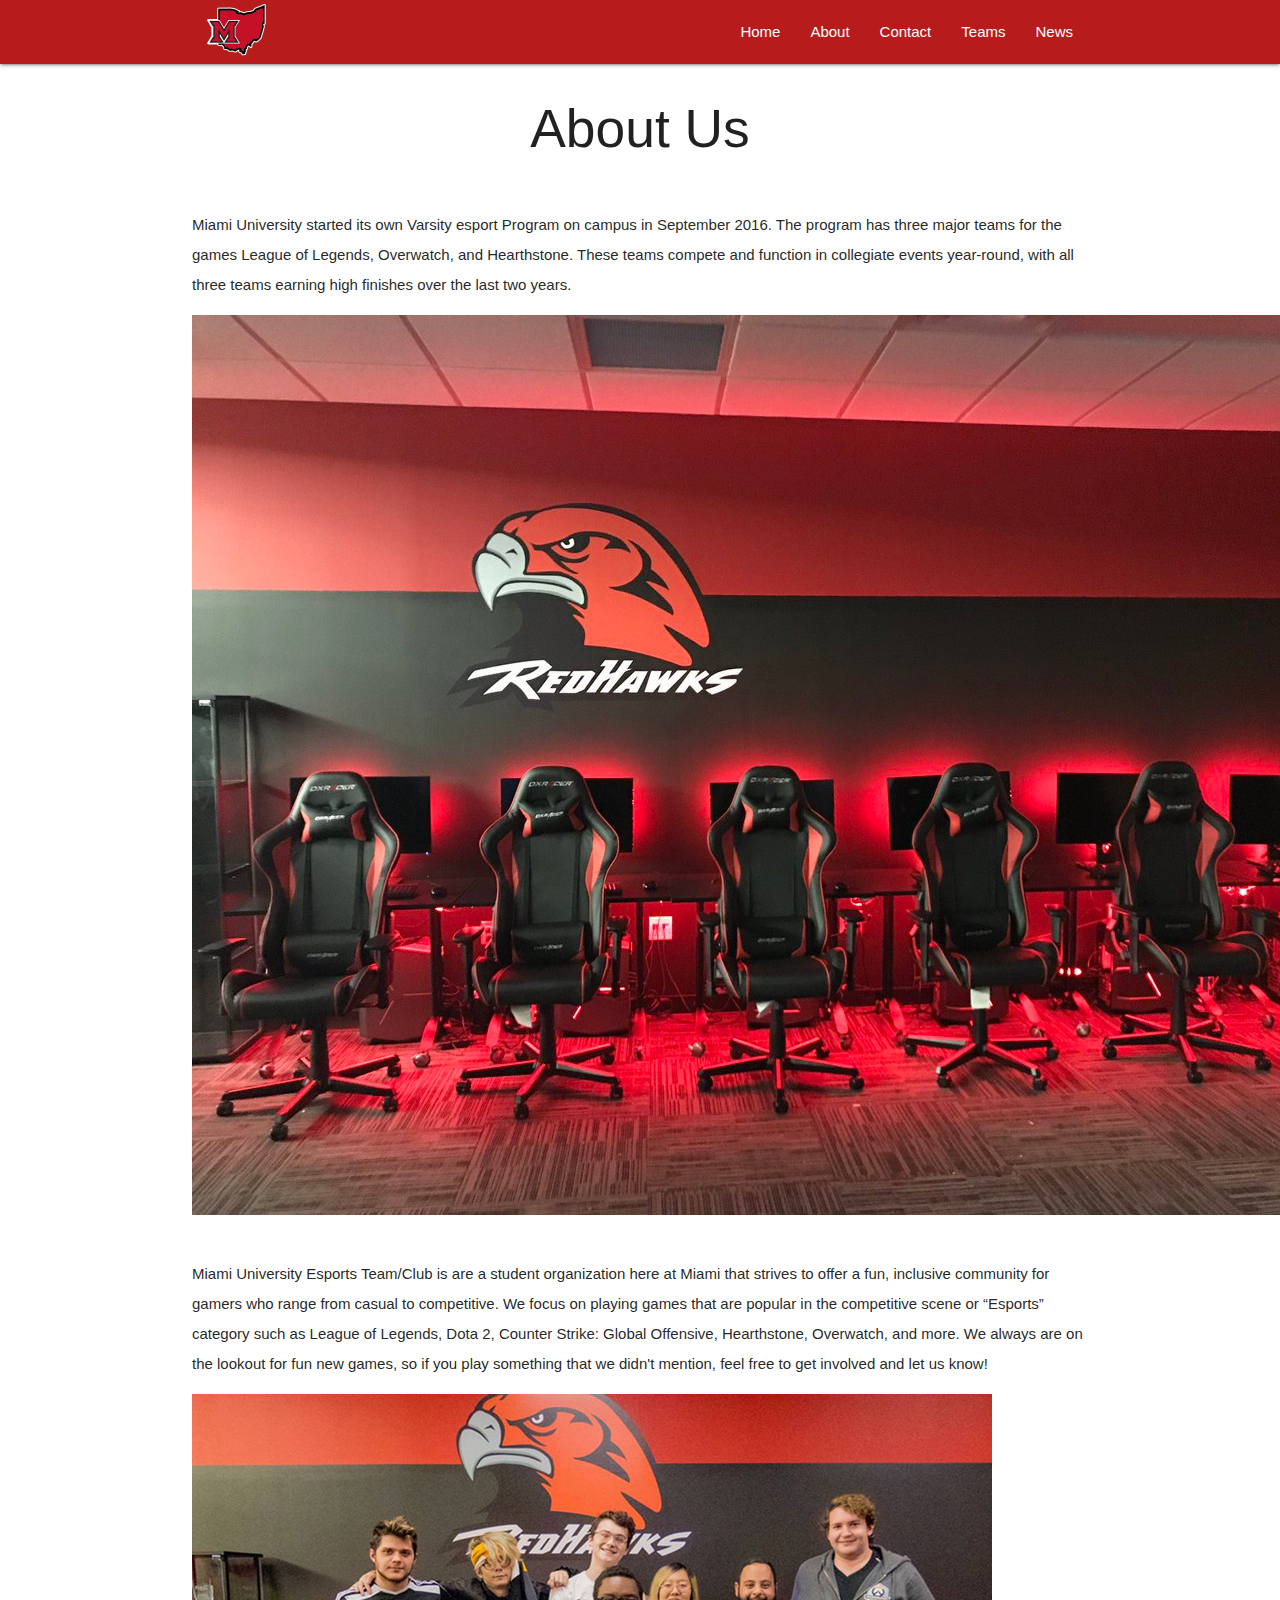
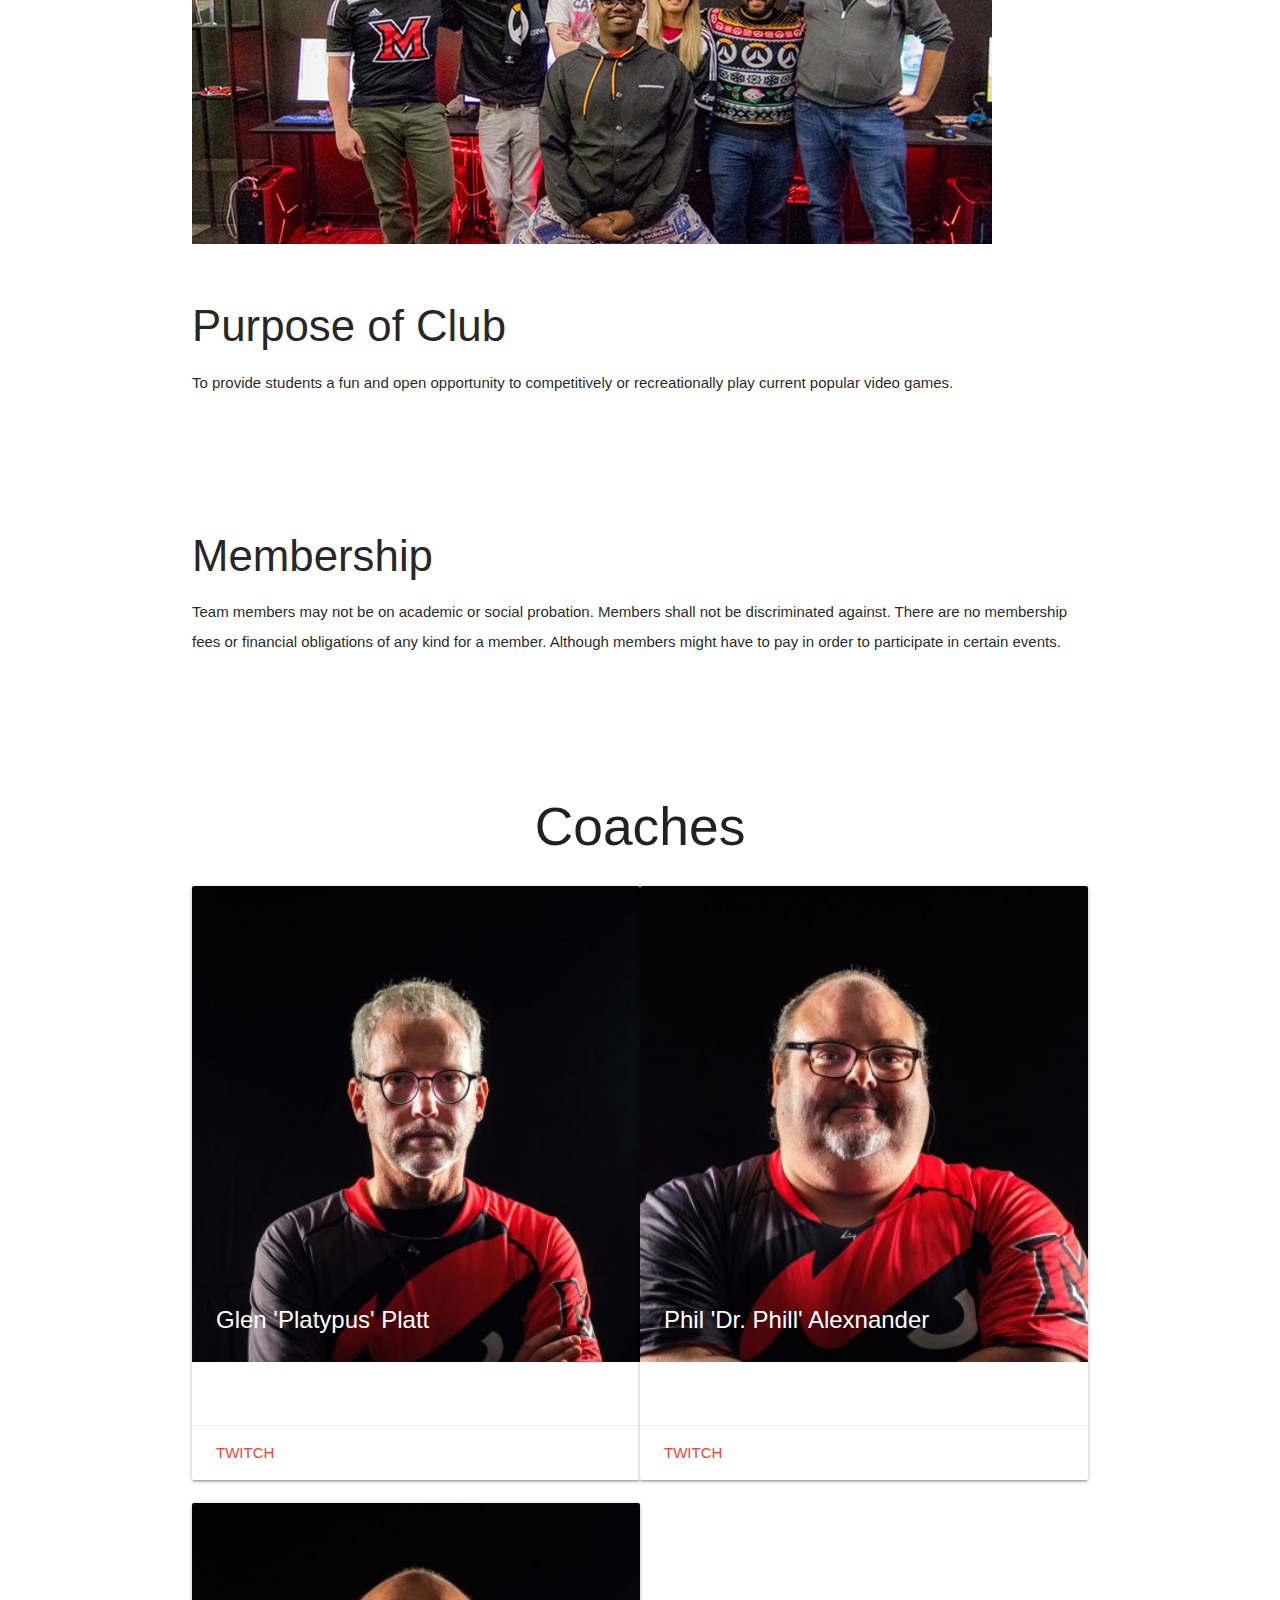
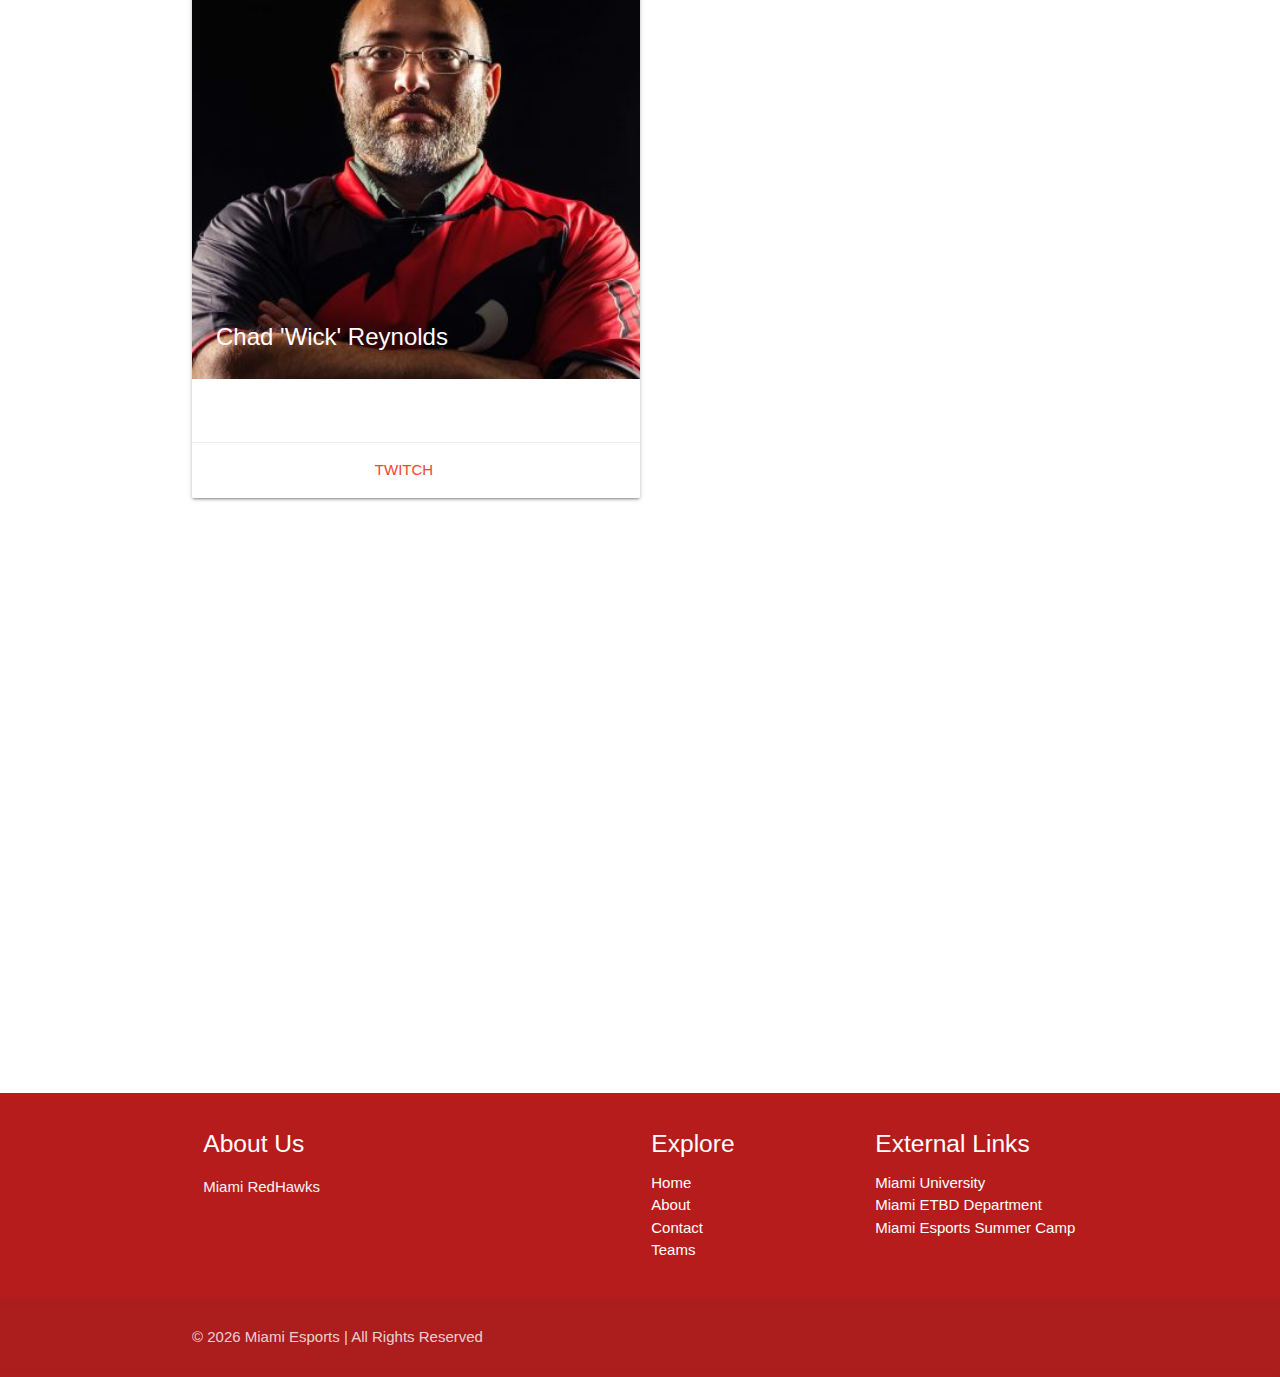
<file: about.html>
<!DOCTYPE html>
<html lang="en">
<head>
  <meta http-equiv="Content-Type" content="text/html; charset=UTF-8"/>
  <meta name="viewport" content="width=device-width, initial-scale=1"/>
  <title>Miami University Esports</title>

  <!-- CSS  -->
  <link href="https://fonts.googleapis.com/icon?family=Material+Icons" rel="stylesheet">
  <link href="css/materialize.css" type="text/css" rel="stylesheet" media="screen,projection"/>
  <link href="css/style.css" type="text/css" rel="stylesheet" media="screen,projection"/>
</head>
<body>
  <nav class="red darken-4" role="navigation">
    <div class="nav-wrapper container">
      <a id="logo-container" href="index.html" class="brand-logo white-text "><img src="blockMstate.png" alt="MLogo" width="92" height="60"></a>
      <ul class="right hide-on-med-and-down">
        <li><a href="index.html" class="white-text">Home</a></li>
        <li><a href="about.html" class="white-text">About</a></li>
        <li><a href="contact.html" class="white-text">Contact</a></li>
        <li><a href="teams.html" class="white-text">Teams</a></li>
        <li><a href="news.html" class="white-text">News</a></li>
      </ul>

      <ul id="nav-mobile" class="sidenav">
        <li><a href="#">Navbar Link</a></li>
        <li><a href="#">Workouts</a></li>
      </ul>
      <a href="#" data-target="nav-mobile" class="sidenav-trigger"><i class="material-icons">menu</i></a>
    </div>
  </nav>

  <div class="container">
    <h2 class="center">About Us</h2>
    <div class="index-banner color2">
      <div class="section">

      <p>Miami University started its own Varsity esport Program on campus in September 2016. The program has three major teams for the games League of Legends, Overwatch, and Hearthstone. These teams compete and function in collegiate events year-round, with all three teams earning high finishes over the last two years.
      </p>
      <img src="EsportsMiami.jpg" alt="Esports background1" class="center">
      <br></br>
      <p>Miami University Esports Team/Club is are a student organization here at Miami that strives to offer a fun, inclusive community for gamers who range from casual to competitive.  We focus on playing games that are popular in the competitive scene or “Esports” category such as League of Legends, Dota 2, Counter Strike: Global Offensive, Hearthstone, Overwatch, and more. We always are on the lookout for fun new games, so if you play something that we didn't mention, feel free to get involved and let us know!
      </p>
      <img src="photos/esports.jpg" alt="Esports background2" class="center">
      <br></br>

      <!-- Thirda Paragraph -->
      <h3>Purpose of Club</h3>
      <p>To provide students a fun and open opportunity to competitively or recreationally play current popular video games.</p>



      <br></br>
      <br></br>

      <!-- Fourth Paragraph -->
      <h3>Membership</h3>
      <p>Team members may not be on academic or social probation. Members shall not be discriminated against.  There are no membership fees or financial obligations of any kind for a member.  Although members might have to pay in order to participate in certain events.
      </p>

      <br></br>
      <br></br>

      <!-- Fifth Paragraph -->
      <h2 class="center">Coaches</h2>

      <div class="col m7">
        <div class="card">
          <div class="card-image">
            <img src="photos/Glenn 'Platypus' Platt.jpg">
            <span class="card-title center">Glen 'Platypus' Platt</span>
            <p></p>
          </div>
          <div class="card-content">
            
          </div>
          <div class="card-action">
            <a href="https://twitch.tv/benwwwiv" class="red-text">Twitch</a>
          </div>
        </div>

        <div class="col s12 m7">
          <div class="card">
            <div class="card-image">
              <img src="photos/Phil 'Dr. Phill' Alexander.jpg">
              <span class="card-title center">Phil 'Dr. Phill' Alexnander</span>
              <p></p>
            </div>
            <div class="card-content">
              
            </div>
            <div class="card-action">
              <a href="https://twitch.tv/benwwwiv" class="red-text">Twitch</a>
            </div>
          </div>
          <div class="col s12 m7">
            <div class="card center">
              <div class="card-image">
                <img src="photos/Chad 'Wick' Reynolds.jpg">
                <span class="card-title center">Chad 'Wick' Reynolds</span>
                <p></p>
              </div>
              <div class="card-content">
                
              </div>
              <div class="card-action">
                <a href="https://twitch.tv/benwwwiv" class="red-text">Twitch</a>
              </div>
            </div>
<br></br>
<br></br>
<br></br>
<br></br>
<br></br>
<br></br>
<br></br>
<br></br><br></br>
<br></br>
<br></br>
<br></br><br></br>
<br></br>
<br></br>
<br></br><br></br>
<br></br>
<br></br>
<br></br><br></br>
<br></br>
<br></br>
<br></br><br></br>
<br></br>
<br></br>
<br></br><br></br>
<br></br>
<br></br>
<br></br><br></br>
<br></br>
<br></br>
<br></br><br></br>
<br></br>
<br></br>
<br></br>
      


  </div>
  </div>
      </div>
      </div>
    </div>
  </div>

  <footer class="page-footer red darken-4">
    <div class="container">
      <div class="row">
        <div class="col l6 s12">
          <h5 class="white-text">About Us</h5>
          <p class="grey-text text-lighten-4">Miami RedHawks</p>


        </div>
        <div class="col l3 s12">
          <h5 class="white-text">Explore</h5>
          <ul>
            <li><a class="white-text" href="index.html">Home</a></li>
            <li><a class="white-text" href="about.html">About</a></li>
            <li><a class="white-text" href="contact.html">Contact</a></li>
            <li><a class="white-text" href="teams.html">Teams</a></li>
	    <!--<li><a class="white-text" href="news.html">News</a></li>-->
          </ul>
        </div>
        <div class="col l3 s12">
          <h5 class="white-text">External Links</h5>
          <ul>
            <li><a class="white-text" target="_blank" href="https://miamioh.edu/">Miami University</a></li>
            <li><a class="white-text" target="_blank" href="https://miamioh.edu/cca/academics/departments/etbd/index.html">Miami ETBD Department</a></li>
            <li><a class="white-text" target="_blank" href="https://www.miamioh.edu/cca/academics/departments/etbd/games-simulation/esports-camp/index.html">Miami Esports Summer Camp</a></li>
          </ul>
        </div>
      </div>
    </div>
    <div class="footer-copyright">
      <div class="container">
      <p>&copy
      <script type="text/javascript">
	document.write(new Date().getFullYear())
	</script> Miami Esports | All Rights Reserved</p>
      </div>
    </div>
  </footer>


  <!--  Scripts-->
  <script src="https://code.jquery.com/jquery-2.1.1.min.js"></script>
  <script src="js/materialize.js"></script>
  <script src="js/init.js"></script>


  </body>
</html>
</file>
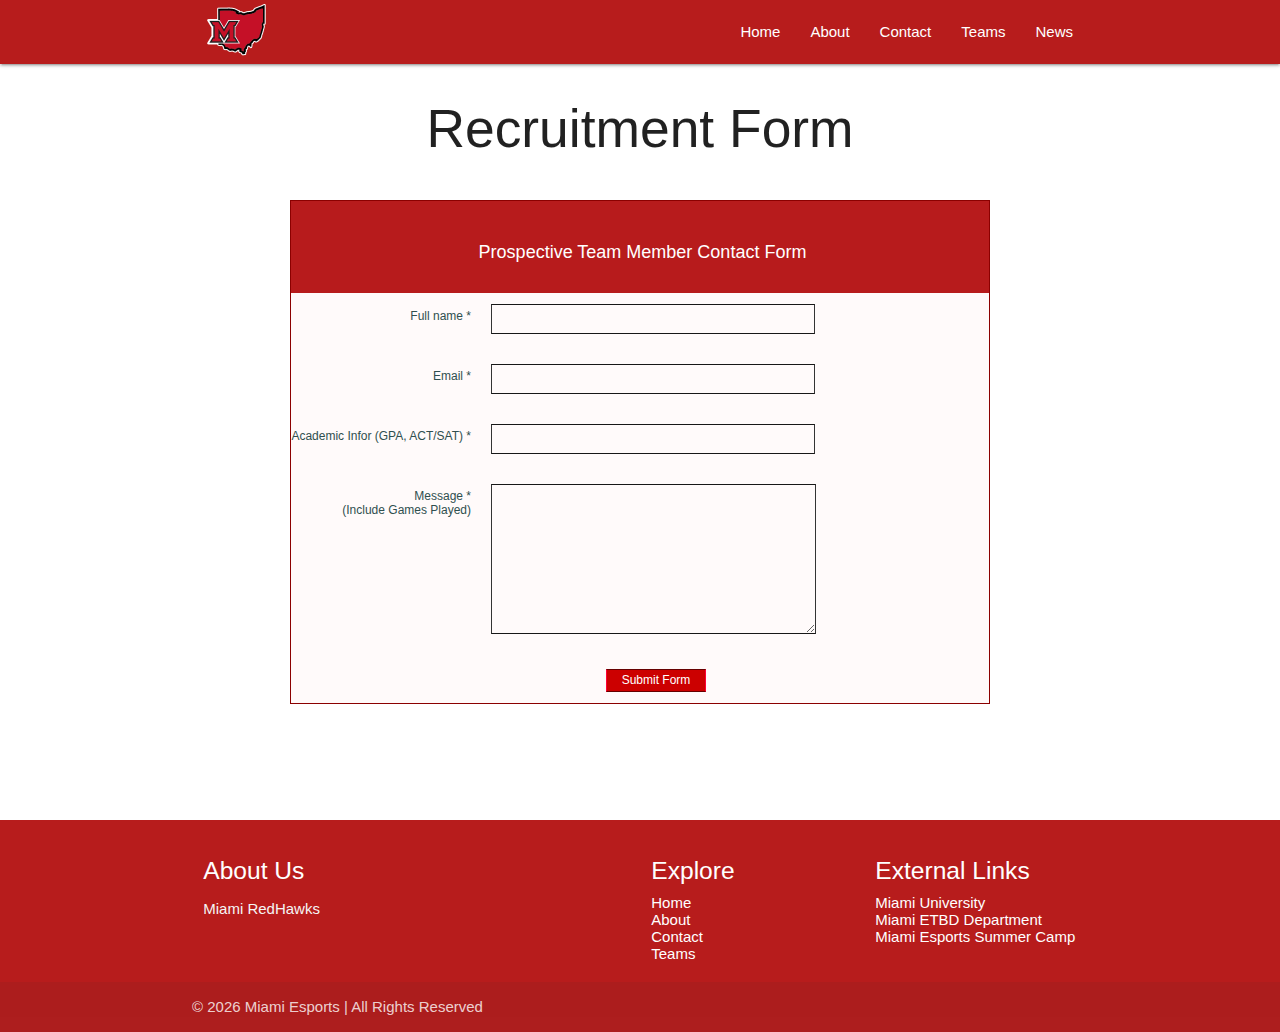
<file: contact.html>
<!DOCTYPE html>
<html lang="en">
<head>
  <meta http-equiv="Content-Type" content="text/html; charset=UTF-8"/>
  <meta name="viewport" content="width=device-width, initial-scale=1"/>
  <title>Miami University Esports</title>

  <!-- CSS  -->
  <link href="https://fonts.googleapis.com/icon?family=Material+Icons" rel="stylesheet">
  <link href="css/materialize.css" type="text/css" rel="stylesheet" media="screen,projection"/>
  <link href="css/style.css" type="text/css" rel="stylesheet" media="screen,projection"/>
  <link href="css/form css.css" type="text/css" rel="stylesheet"/>
</head>
<body>
  <nav class="red darken-4" role="navigation">
    <div class="nav-wrapper container">
      <a id="logo-container" href="index.html" class="brand-logo white-text "><img src="blockMstate.png" alt="MLogo" width="92" height="60"></a>
      <ul class="right hide-on-med-and-down">
        <li><a href="index.html" class="white-text">Home</a></li>
        <li><a href="about.html" class="white-text">About</a></li>
        <li><a href="contact.html" class="white-text">Contact</a></li>
        <li><a href="teams.html" class="white-text">Teams</a></li>
        <li><a href="news.html" class="white-text">News</a></li>
      </ul>

      <ul id="nav-mobile" class="sidenav">
        <li><a href="#">Navbar Link</a></li>
        <li><a href="#">Workouts</a></li>
      </ul>
      <a href="#" data-target="nav-mobile" class="sidenav-trigger"><i class="material-icons">menu</i></a>
    </div>
  </nav>

  <h2 class="center">Recruitment Form</h2>

    <form method="post" action="contact.php">
      <div class="box">
            <h1 style="text-align:center">Prospective Team Member Contact Form</h1>
            <label>
               <span>Full name *</span>
               <input type="text" class="input_text" name="name" id="name" style="font-size:10pt;height:8px;width:302px;" required/>
            </label>
             <label>
               <span>Email *</span>
               <input type="text" class="input_text" name="email" id="email" style="font-size:10pt;height:8px;width:302px;" required/>
            </label>
             <label>
                <span> Academic Infor (GPA, ACT/SAT) *</span>
                <input type="text" class="input_text" name="subject" id="subject" style="font-size:10pt;height:8px;width:302px;" required/>
            </label>
            <label>
		<span>Message *<br>(Include Games Played)</span>
		<textarea class="message" name="feedback" id="feedback" required></textarea>
            </label>
	    <label>
	    	<input type="submit" class="button" value="Submit Form" style="color: white;"/><br>
	    </label>
        </div>
    </form>
    <br><br>
    <br><br>
    <br><br>
    <br></br>

  <footer class="page-footer red darken-4">
    <div class="container">
      <div class="row">
        <div class="col l6 s12">
          <h5 class="white-text">About Us</h5>
          <p class="grey-text text-lighten-4">Miami RedHawks</p>


        </div>
        <div class="col l3 s12">
          <h5 class="white-text">Explore</h5>
          <ul>
            <li><a class="white-text" href="index.html">Home</a></li>
            <li><a class="white-text" href="about.html">About</a></li>
            <li><a class="white-text" href="contact.html">Contact</a></li>
            <li><a class="white-text" href="teams.html">Teams</a></li>
	    <!--<li><a class="white-text" href="news.html">News</a></li>-->
          </ul>
        </div>
        <div class="col l3 s12">
          <h5 class="white-text">External Links</h5>
          <ul>
            <li><a class="white-text" target="_blank" href="https://miamioh.edu/">Miami University</a></li>
            <li><a class="white-text" target="_blank" href="https://miamioh.edu/cca/academics/departments/etbd/index.html">Miami ETBD Department</a></li>
            <li><a class="white-text" target="_blank" href="https://www.miamioh.edu/cca/academics/departments/etbd/games-simulation/esports-camp/index.html">Miami Esports Summer Camp</a></li>
          </ul>
        </div>
      </div>
    </div>
    <div class="footer-copyright">
      <div class="container">
      <p>&copy
      <script type="text/javascript">
	document.write(new Date().getFullYear())
	</script> Miami Esports | All Rights Reserved</p>
      </div>
    </div>
  </footer>


  <!--  Scripts-->
  <script src="https://code.jquery.com/jquery-2.1.1.min.js"></script>
  <script src="js/materialize.js"></script>
  <script src="js/init.js"></script>


  </body>
</html>
</file>
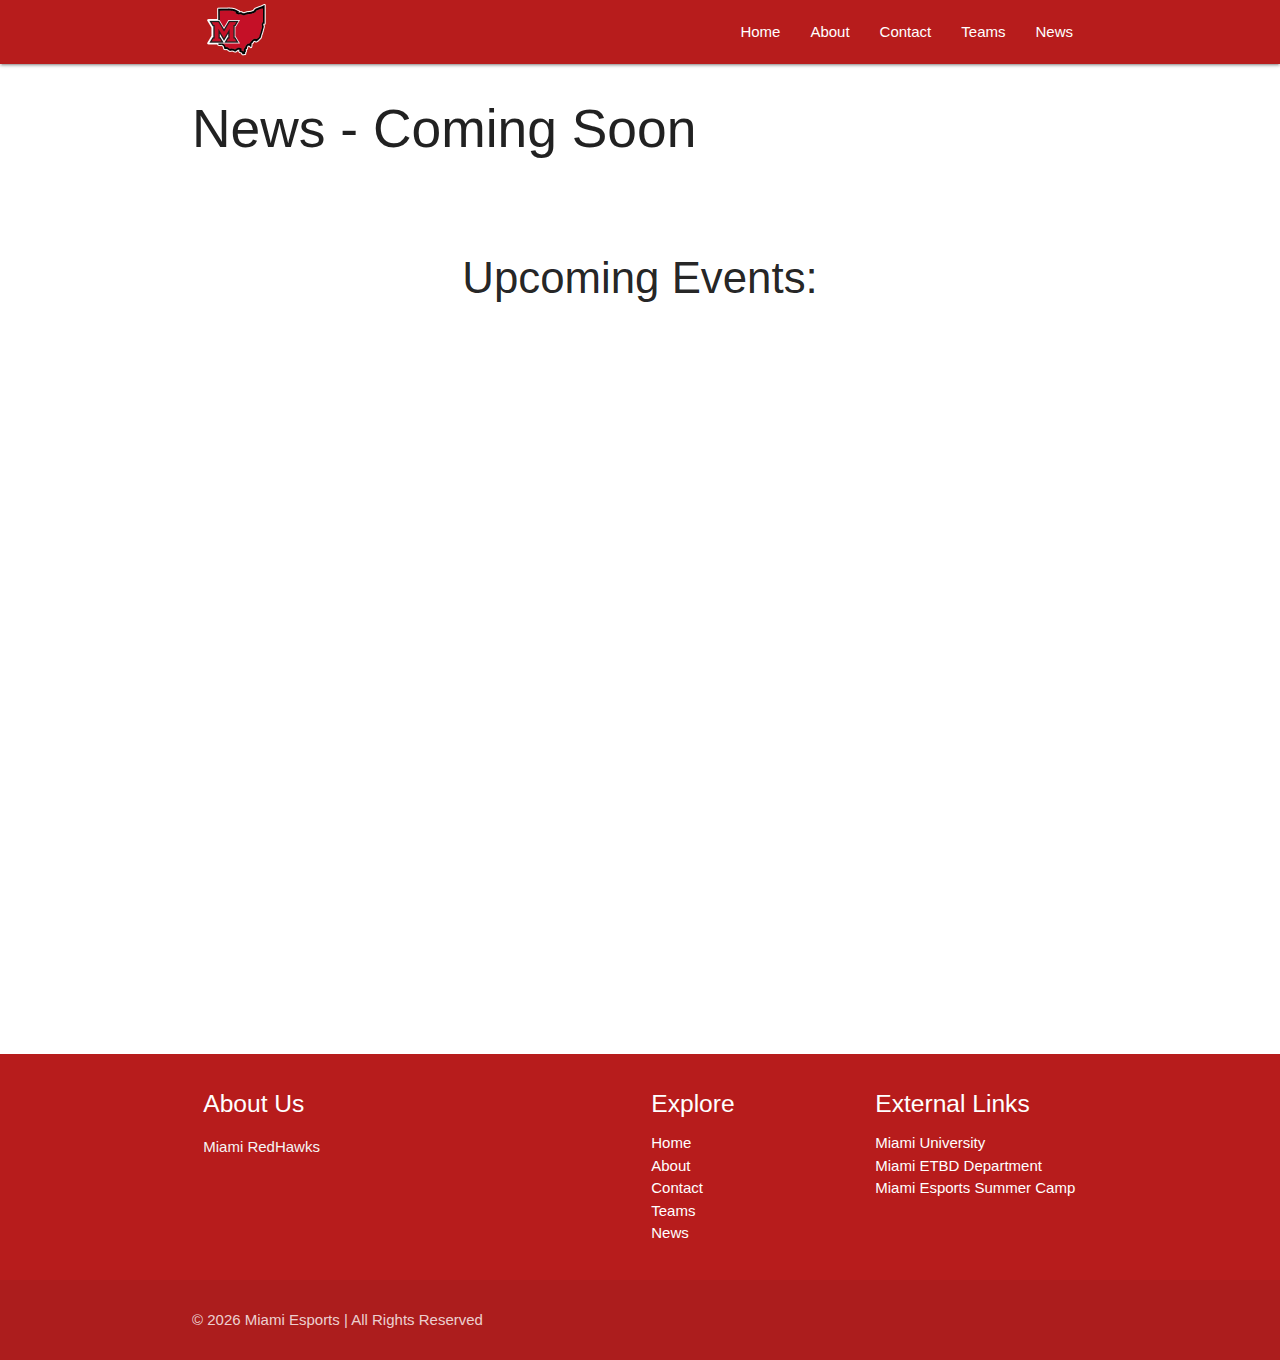
<file: news.html>
<!DOCTYPE html>
<html lang="en">
<head>
  <meta http-equiv="Content-Type" content="text/html; charset=UTF-8"/>
  <meta name="viewport" content="width=device-width, initial-scale=1"/>
  <title>Miami University Esports</title>

  <!-- CSS  -->
  <link href="https://fonts.googleapis.com/icon?family=Material+Icons" rel="stylesheet">
  <link href="css/materialize.css" type="text/css" rel="stylesheet" media="screen,projection"/>
  <link href="css/style.css" type="text/css" rel="stylesheet" media="screen,projection"/>
</head>
<body>
  <nav class="red darken-4" role="navigation">
    <div class="nav-wrapper container">
      <a id="logo-container" href="index.html" class="brand-logo white-text "><img src="blockMstate.png" alt="MLogo" width="92" height="60"></a>
      <ul class="right hide-on-med-and-down">
        <li><a href="index.html" class="white-text">Home</a></li>
        <li><a href="about.html" class="white-text">About</a></li>
        <li><a href="contact.html" class="white-text">Contact</a></li>
        <li><a href="teams.html" class="white-text">Teams</a></li>
        <li><a href="news.html" class="white-text">News</a></li>
      </ul>

      <ul id="nav-mobile" class="sidenav">
        <li><a href="#">Navbar Link</a></li>
        <li><a href="#">Workouts</a></li>
      </ul>
      <a href="#" data-target="nav-mobile" class="sidenav-trigger"><i class="material-icons">menu</i></a>
    </div>
  </nav>

  <div class="container">
    <h2>News - Coming Soon</h2>

      <br></br>

        <!-- Begin Calendar Frame -->
        <div class="col s6">
          <div class="center">
            <h3>Upcoming Events:</h3>
            <iframe
              src="https://calendar.google.com/calendar/embed?src=miamioh.edu_12lvfe7k7sn5a27mo70tjqe1bo%40group.calendar.google.com&ctz=America%2FNew_York"
        style="border: 0"
        width="700"
        height="525"
        frameborder="0"
        scrolling="no">
            </iframe>
          </div>
        </div>
        <!-- End Calendar Frame -->

    <br/><br/><br/><br/><br/><br/><br/><br/><br/>
  </div>

  <footer class="page-footer red darken-4">
    <div class="container">
      <div class="row">
        <div class="col l6 s12">
          <h5 class="white-text">About Us</h5>
          <p class="grey-text text-lighten-4">Miami RedHawks</p>


        </div>
        <div class="col l3 s12">
          <h5 class="white-text">Explore</h5>
          <ul>
            <li><a class="white-text" href="index.html">Home</a></li>
            <li><a class="white-text" href="about.html">About</a></li>
            <li><a class="white-text" href="contact.html">Contact</a></li>
            <li><a class="white-text" href="teams.html">Teams</a></li>
	    <li><a class="white-text" href="news.html">News</a></li>
          </ul>
        </div>
        <div class="col l3 s12">
          <h5 class="white-text">External Links</h5>
          <ul>
            <li><a class="white-text" target="_blank" href="https://miamioh.edu/">Miami University</a></li>
            <li><a class="white-text" target="_blank" href="https://miamioh.edu/cca/academics/departments/etbd/index.html">Miami ETBD Department</a></li>
            <li><a class="white-text" target="_blank" href="https://www.miamioh.edu/cca/academics/departments/etbd/games-simulation/esports-camp/index.html">Miami Esports Summer Camp</a></li>
          </ul>
        </div>
      </div>
    </div>
    <div class="footer-copyright">
      <div class="container">
      <p>&copy
      <script type="text/javascript">
	document.write(new Date().getFullYear())
	</script> Miami Esports | All Rights Reserved</p>
      </div>
    </div>
  </footer>


  <!--  Scripts-->
  <script src="https://code.jquery.com/jquery-2.1.1.min.js"></script>
  <script src="js/materialize.js"></script>
  <script src="js/init.js"></script>


  </body>
</html>
</file>
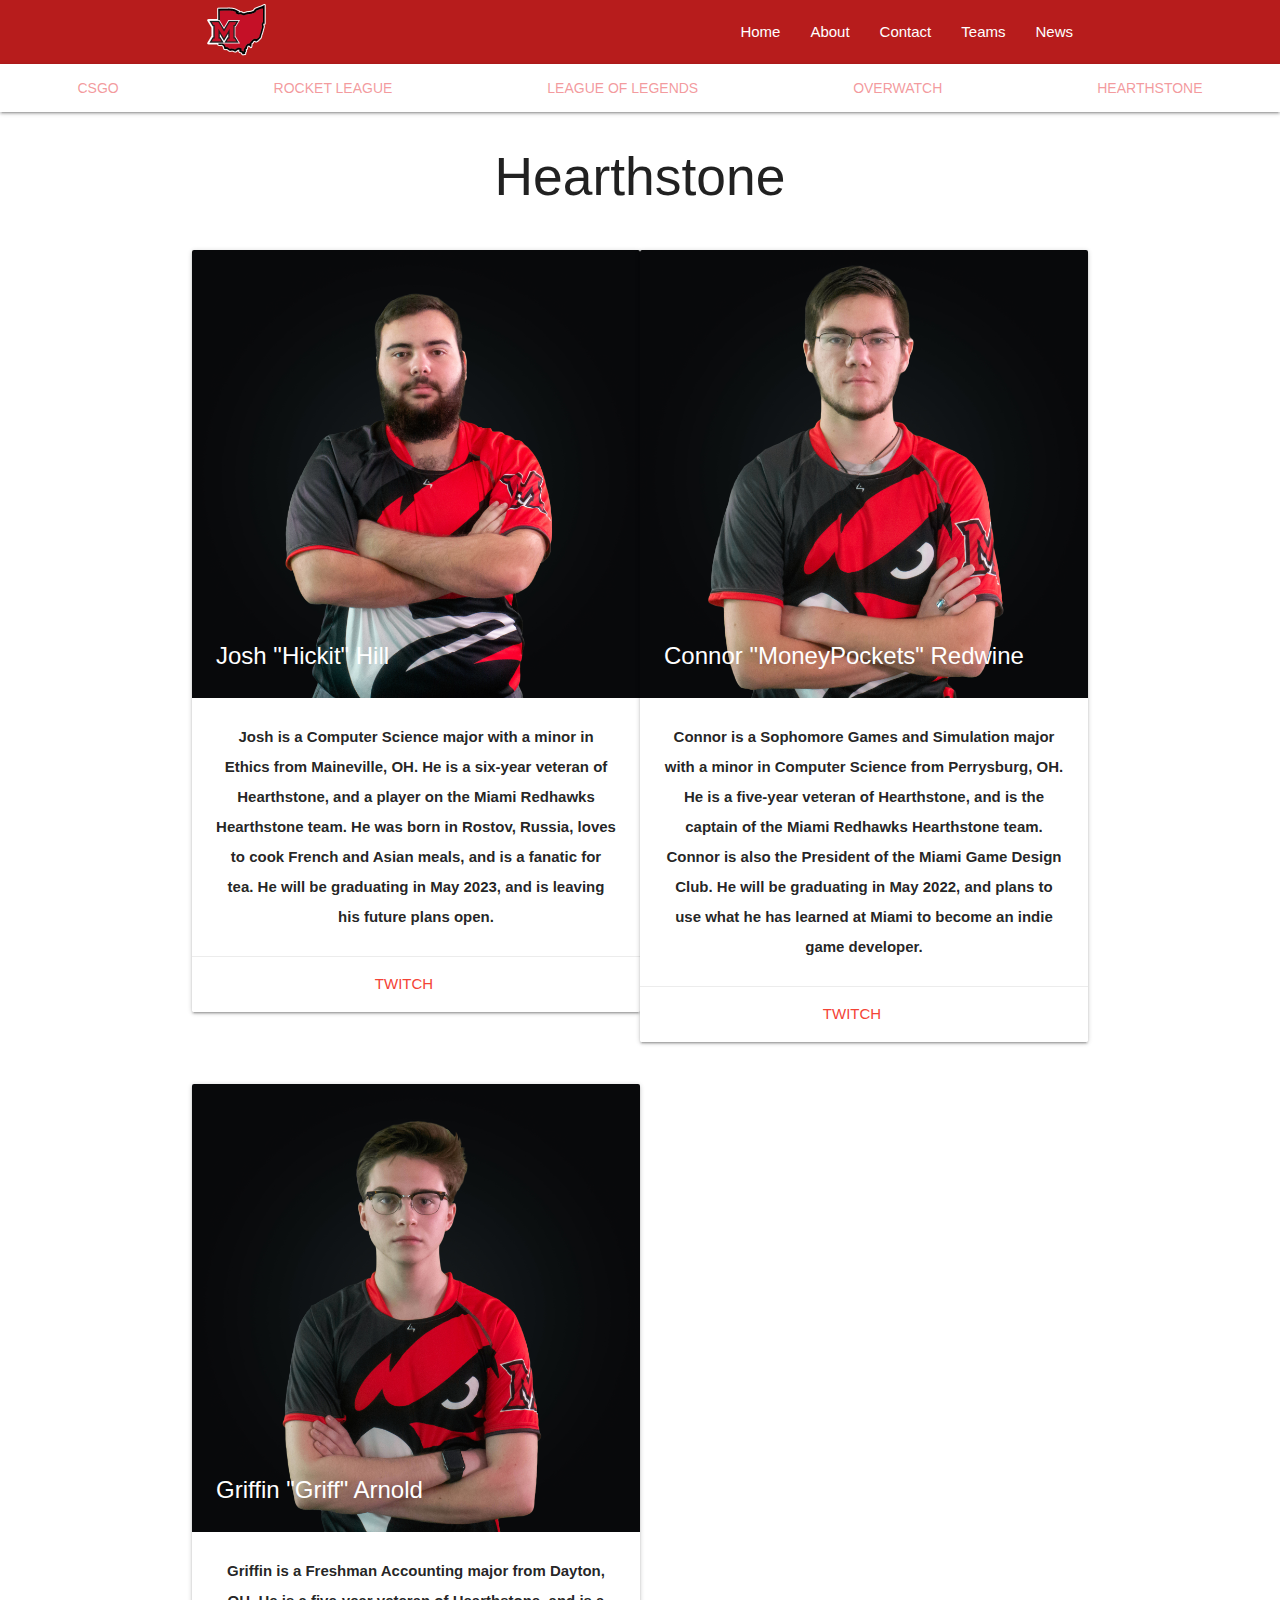
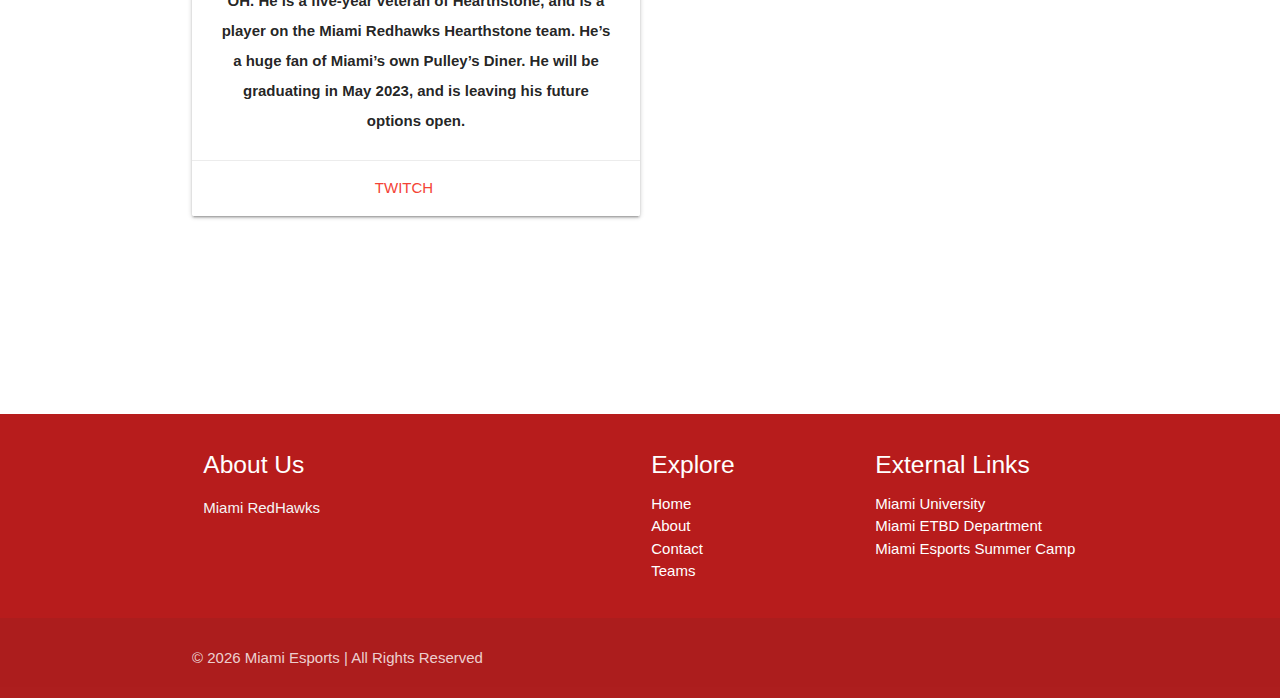
<file: team_HEARTH.html>
<!DOCTYPE html>
<html lang="en">
<head>
  <meta http-equiv="Content-Type" content="text/html; charset=UTF-8"/>
  <meta name="viewport" content="width=device-width, initial-scale=1"/>
  <title>Miami University Esports</title>

  <!-- CSS  -->
  <link href="https://fonts.googleapis.com/icon?family=Material+Icons" rel="stylesheet">
  <link href="css/materialize.css" type="text/css" rel="stylesheet" media="screen,projection"/>
  <link href="css/style.css" type="text/css" rel="stylesheet" media="screen,projection"/>
</head>
<body>
  <nav class="red darken-4" role="navigation">
    <div class="nav-wrapper container">
      <a id="logo-container" href="index.html" class="brand-logo white-text "><img src="blockMstate.png" alt="MLogo" width="92" height="60"></a>
      <ul class="right hide-on-med-and-down">
        <li><a href="index.html" class="white-text">Home</a></li>
        <li><a href="about.html" class="white-text">About</a></li>
        <li><a href="contact.html" class="white-text">Contact</a></li>
        <li><a href="teams.html" class="white-text">Teams</a></li>
        <li><a href="news.html" class="white-text">News</a></li>
      </ul>

      <ul id="nav-mobile" class="sidenav">
        <li><a href="#">Navbar Link</a></li>
        <li><a href="#">Workouts</a></li>
      </ul>
      <a href="#" data-target="nav-mobile" class="sidenav-trigger"><i class="material-icons">menu</i></a>
    </div>
  </nav>

  <ul class="tabs tabs-fixed-width tab-demo z-depth-1">
    <li class="tab"><a href="team_CSGO.html">CSGO</a></li>
    <li class="tab"><a href="team_ROCKET.html">Rocket League</a></li>
    <li class="tab"><a href="team_LOL.html">League of Legends</a></li>
    <li class="tab"><a href="team_OW.html">Overwatch</a></li>
    <li class="tab"><a href="team_HEARTH.html">Hearthstone</a></li>

  </ul>
  <div class="container center">
    <h2>Hearthstone</h2>
    <div class="index-banner color2">
      <div class="section">
  
      <!--this is a card, starter hacks card-->



        <div class="col  m5">
          <div class="card">
            <div class="card-image">
              <img src="photos/Hearthstone/josh_hill.jpg">
              <span class="card-title">Josh "Hickit" Hill </span>
            </div>
            <div class="card-content">
              <p>Josh is a Computer Science major with a minor in Ethics from Maineville, OH. He is a six-year veteran of Hearthstone, and a player on the Miami Redhawks Hearthstone team. He was born in Rostov, Russia, loves to cook French and Asian meals, and is a fanatic for tea. He will be graduating in May 2023, and is leaving his future plans open.
                  </p>
            </div>
            <div class="card-action">
              <a href="https://twitch.tv/hickitt" class="red-text">Twitch</a>
            </div>
          </div>
        </div>

        <div class="col s12 m7">
          <div class="card">
            <div class="card-image">
              <img src="photos/Hearthstone/connor_redwine3.jpg">
              <span class="card-title center">Connor "MoneyPockets" Redwine</span>
            </div>
            <div class="card-content">
              <p>Connor is a Sophomore Games and Simulation major with a minor in Computer Science from Perrysburg, OH. He is a five-year veteran of Hearthstone, and is the captain of the Miami Redhawks Hearthstone team. Connor is also the President of the Miami Game Design Club. He will be graduating in May 2022, and plans to use what he has learned at Miami to become an indie game developer.
                  </p>
            </div>
            <div class="card-action">
              <a href="https://twitch.tv/muohmoneypockets" class="red-text">Twitch</a>
            </div>
          </div>


      <div class="row"></div>
        <div class="col s12 m7">
          <div class="card">
            <div class="card-image">
              <img src="photos/Hearthstone/griffin_arnold.jpg">
              <span class="card-title center">Griffin "Griff" Arnold</span>
            </div>
            <div class="card-content">
              <p>Griffin is a Freshman Accounting major from Dayton, OH. He is a five-year veteran of Hearthstone, and is a player on the Miami Redhawks Hearthstone team. He’s a huge fan of Miami’s own Pulley’s Diner. He will be graduating in May 2023, and is leaving his future options open.
                  </p>
            </div>
            <div class="card-action">
              <a href="https://twitch.tv/muoh_griff" class="red-text">Twitch</a>
            </div>
          </div>
        </div>
      </div>
      <br></br>
      <br></br>
      <br></br>
      <br></br>
      <br></br>
      <br></br>
      <br></br>
      <br></br>
      <br></br>
      <br></br>
      <br></br>
      <br></br>
      <br></br>
      <br></br>
      <br></br>
    <br/><br/><br/><br/><br/><br/><br/><br/><br/><br/><br/>
  </div>
    </div>
  </div>

  <footer class="page-footer red darken-4">
    <div class="container">
      <div class="row">
        <div class="col l6 s12">
          <h5 class="white-text">About Us</h5>
          <p class="grey-text text-lighten-4">Miami RedHawks</p>


        </div>
        <div class="col l3 s12">
          <h5 class="white-text">Explore</h5>
          <ul>
            <li><a class="white-text" href="index.html">Home</a></li>
            <li><a class="white-text" href="about.html">About</a></li>
            <li><a class="white-text" href="contact.html">Contact</a></li>
            <li><a class="white-text" href="teams.html">Teams</a></li>
	    <!--<li><a class="white-text" href="news.html">News</a></li>-->
          </ul>
        </div>
        <div class="col l3 s12">
          <h5 class="white-text">External Links</h5>
          <ul>
            <li><a class="white-text" target="_blank" href="https://miamioh.edu/">Miami University</a></li>
            <li><a class="white-text" target="_blank" href="https://miamioh.edu/cca/academics/departments/etbd/index.html">Miami ETBD Department</a></li>
            <li><a class="white-text" target="_blank" href="https://www.miamioh.edu/cca/academics/departments/etbd/games-simulation/esports-camp/index.html">Miami Esports Summer Camp</a></li>
          </ul>
        </div>
      </div>
    </div>
    <div class="footer-copyright">
      <div class="container">
      <p>&copy
      <script type="text/javascript">
	document.write(new Date().getFullYear())
	</script> Miami Esports | All Rights Reserved</p>
      </div>
    </div>
  </footer>


  <!--  Scripts-->
  <script src="https://code.jquery.com/jquery-2.1.1.min.js"></script>
  <script src="js/materialize.js"></script>
  <script src="js/init.js"></script>


  </body>
</html>
</file>
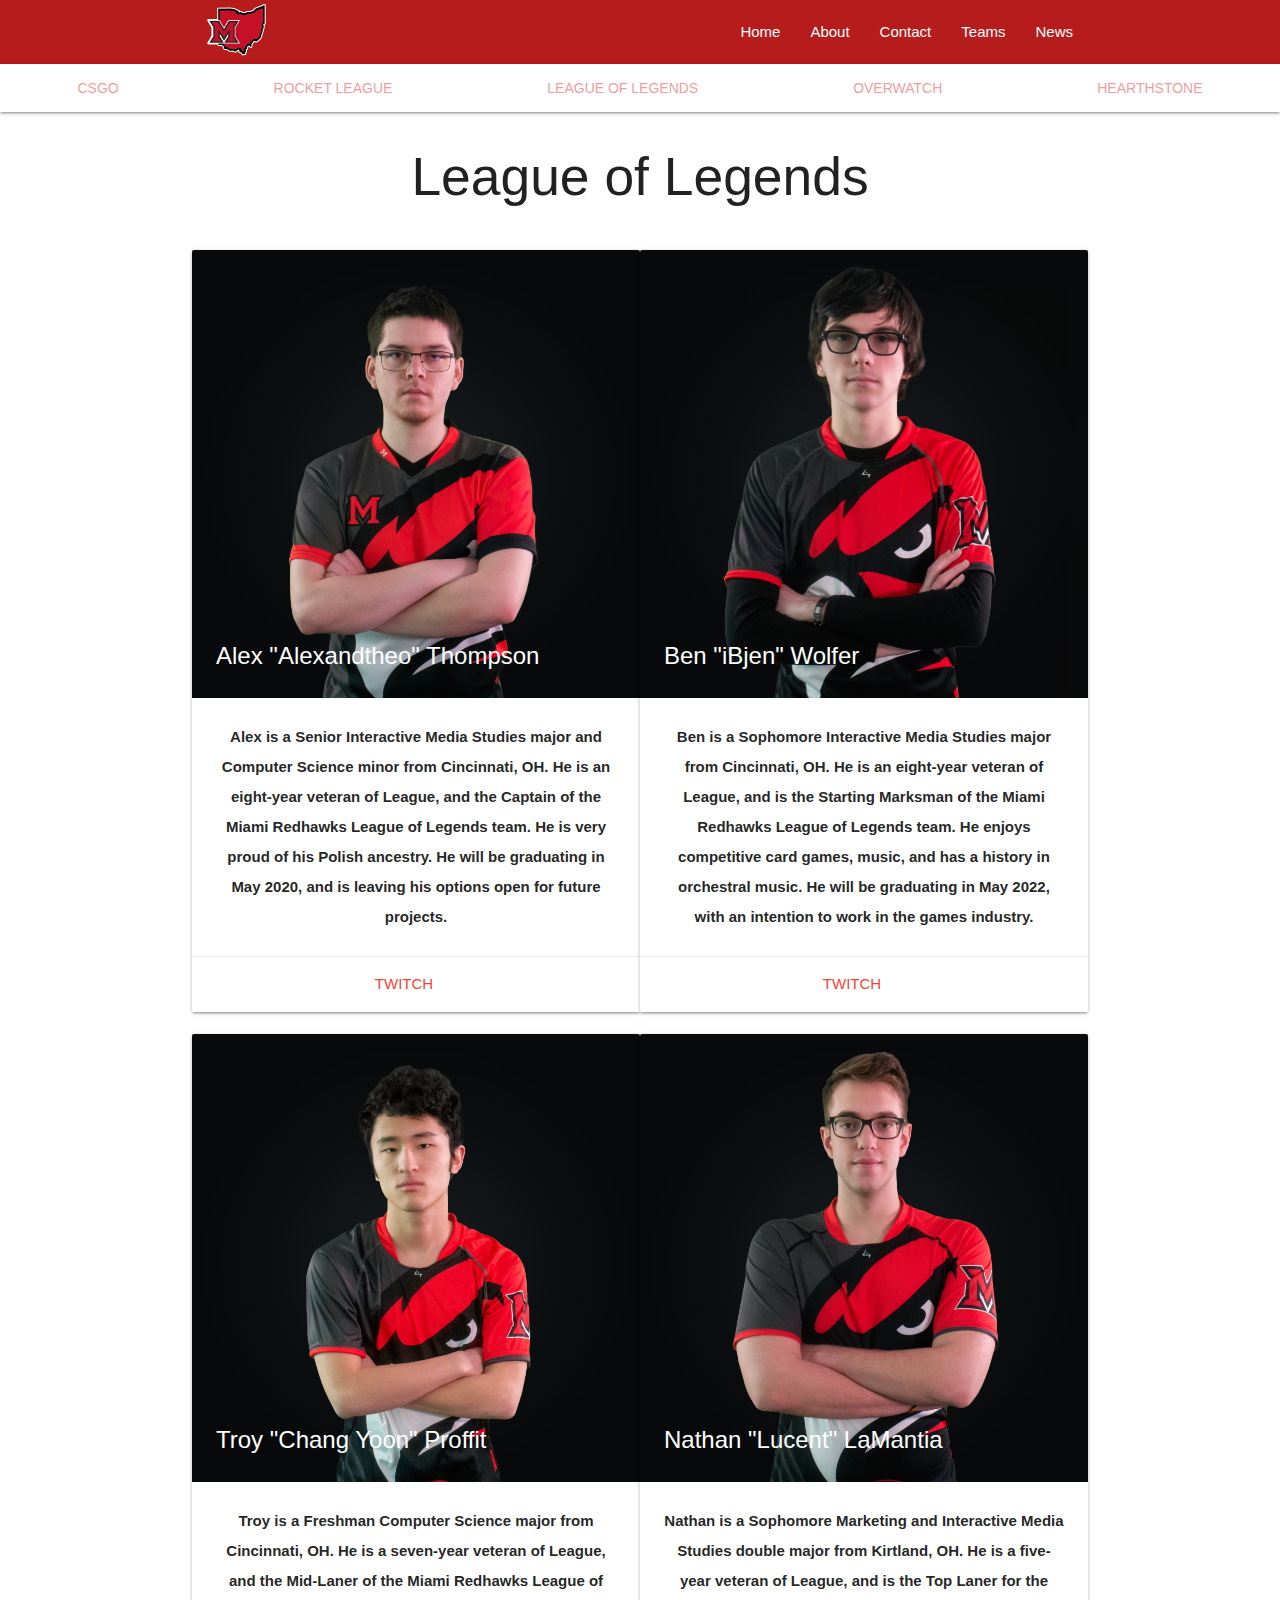
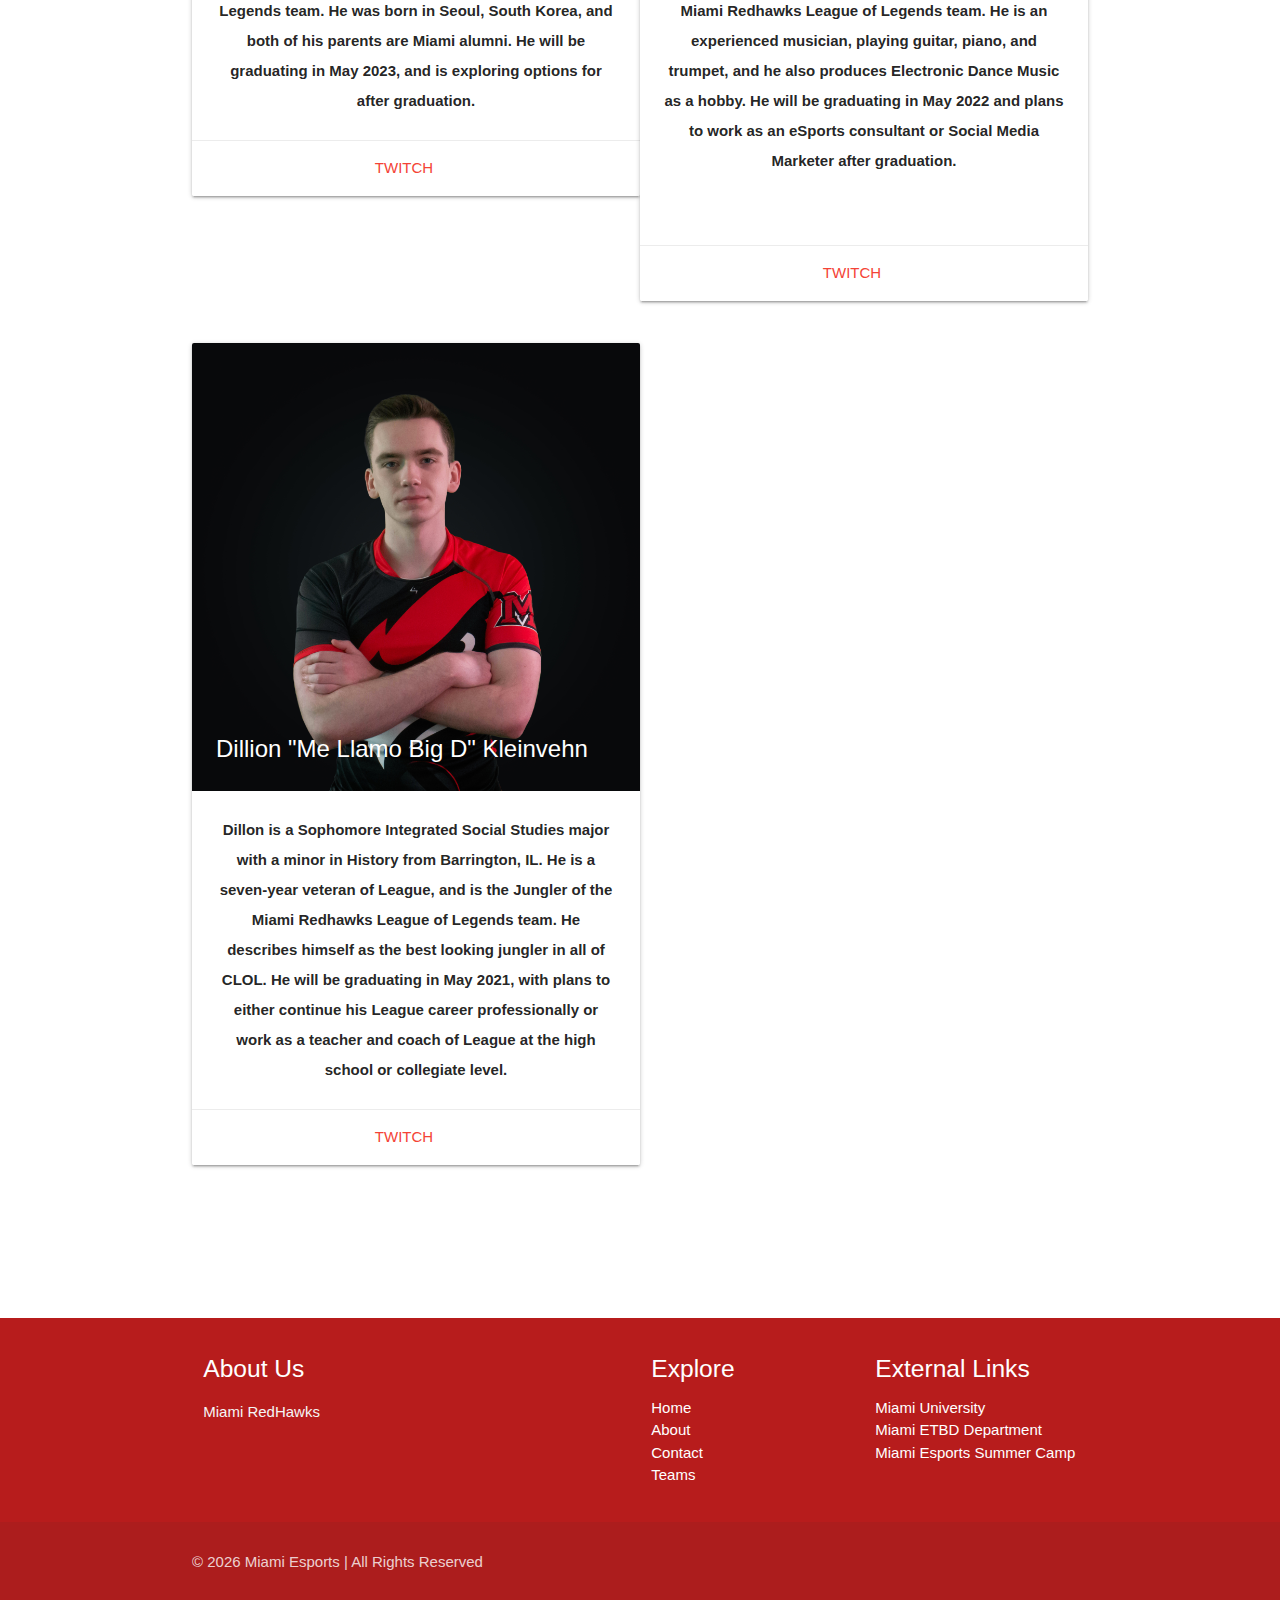
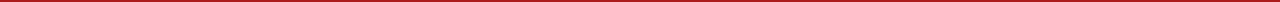
<file: team_LOL.html>
<!DOCTYPE html>
<html lang="en">
<head>
  <meta http-equiv="Content-Type" content="text/html; charset=UTF-8"/>
  <meta name="viewport" content="width=device-width, initial-scale=1"/>
  <title>Miami University Esports</title>

  <!-- CSS  -->
  <link href="https://fonts.googleapis.com/icon?family=Material+Icons" rel="stylesheet">
  <link href="css/materialize.css" type="text/css" rel="stylesheet" media="screen,projection"/>
  <link href="css/style.css" type="text/css" rel="stylesheet" media="screen,projection"/>
</head>
<body>
  <nav class="red darken-4" role="navigation">
    <div class="nav-wrapper container">
      <a id="logo-container" href="index.html" class="brand-logo white-text "><img src="blockMstate.png" alt="MLogo" width="92" height="60"></a>
      <ul class="right hide-on-med-and-down">
        <li><a href="index.html" class="white-text">Home</a></li>
        <li><a href="about.html" class="white-text">About</a></li>
        <li><a href="contact.html" class="white-text">Contact</a></li>
        <li><a href="teams.html" class="white-text">Teams</a></li>
        <li><a href="news.html" class="white-text">News</a></li>
      </ul>

      <ul id="nav-mobile" class="sidenav">
        <li><a href="#">Navbar Link</a></li>
        <li><a href="#">Workouts</a></li>
      </ul>
      <a href="#" data-target="nav-mobile" class="sidenav-trigger"><i class="material-icons">menu</i></a>
    </div>
  </nav>

  <ul class="tabs tabs-fixed-width tab-demo z-depth-1">
    <li class="tab"><a href="team_CSGO.html">CSGO</a></li>
    <li class="tab"><a href="team_ROCKET.html">Rocket League</a></li>
    <li class="tab"><a href="team_LOL.html">League of Legends</a></li>
    <li class="tab"><a href="team_OW.html">Overwatch</a></li>
    <li class="tab"><a href="team_HEARTH.html">Hearthstone</a></li>
  </ul>

  <div class="container center">
    <h2>League of Legends</h2>
    <div class="index-banner color2">
      <div class="section">
  
      <!--this is a card, starter hacks card-->



        <div class="col  m5">
          <div class="card">
            <div class="card-image">
              <img src="photos/League of Legends/Main Roster/alex_thompson2.jpg">
              <span class="card-title">Alex "Alexandtheo" Thompson </span>
            </div>
            <div class="card-content">
              <p>Alex is a Senior Interactive Media Studies major and Computer Science minor from Cincinnati, OH. He is an eight-year veteran of League, and the Captain of the Miami Redhawks League of Legends team. He is very proud of his Polish ancestry. He will be graduating in May 2020, and is leaving his options open for future projects.
                </p>
            </div>
            <div class="card-action">
              <a href="https://twitch.tv/alexandtheo" class="red-text">Twitch</a>
            </div>
          </div>
        </div>

        <div class="col s12 m7">
          <div class="card">
            <div class="card-image">
              <img src="photos/League of Legends/Main Roster/ben_wolfer.jpg">
              <span class="card-title center">Ben "iBjen" Wolfer</span>
            </div>
            <div class="card-content">
              <p>Ben is a Sophomore Interactive Media Studies major from Cincinnati, OH. He is an eight-year veteran of League, and is the Starting Marksman of the Miami Redhawks League of Legends team. He enjoys competitive card games, music, and has a history in orchestral music. He will be graduating in May 2022, with an intention to work in the games industry.                             
                </p>
            </div>
            <div class="card-action">
              <a href="https://twitch.tv/benwwwiv" class="red-text">Twitch</a>
            </div>
          </div>


        <div class="col s12 m7">
          <div class="card">
            <div class="card-image">
              <img src="photos/League of Legends/Main Roster/troy_proffitt.jpg">
              <span class="card-title center">Troy "Chang Yoon" Proffit </span>
            </div>
            <div class="card-content">
              <p>Troy is a Freshman Computer Science major from Cincinnati, OH. He is a seven-year veteran of League, and the Mid-Laner of the Miami Redhawks League of Legends team. He was born in Seoul, South Korea, and both of his parents are Miami alumni. He will be graduating in May 2023, and is exploring options for after graduation.               
                </p>
            </div>
            <div class="card-action">
              <a href="https://twitch.tv/troyp1542" class="red-text">Twitch</a>
            </div>
          </div>
        </div>


        <div class="col s12 m7">
          <div class="card">
            <div class="card-image">
              <img src="photos/League of Legends/Main Roster/nathan_lamantia.jpg">
              <span class="card-title center">Nathan "Lucent" LaMantia </span>
            </div>
            <div class="card-content">
              <p>Nathan is a Sophomore Marketing and Interactive Media Studies double major from Kirtland, OH. He is a five-year veteran of League, and is the Top Laner for the Miami Redhawks League of Legends team. He is an experienced musician, playing guitar, piano, and trumpet, and he also produces Electronic Dance Music as a hobby. He will be graduating in May 2022 and plans to work as an eSports consultant or Social Media Marketer after graduation.
                </p>
                <br><br>
            </div>
            <div class="card-action">
              <a href="https://twitch.tv/muoh_lucent" class="red-text">Twitch</a>
            </div>
          </div>
        </div>

      <div class="row"></div>
        <div class="col s12 m7">
          <div class="card">
            <div class="card-image">
              <img src="photos/League of Legends/Main Roster/dillon_kleinvehn.jpg">
              <span class="card-title center">Dillion "Me Llamo Big D" Kleinvehn  </span>
            </div>
            <div class="card-content">
              <p>Dillon is a Sophomore Integrated Social Studies major with a minor in History from Barrington, IL. He is a seven-year veteran of League, and is the Jungler of the Miami Redhawks League of Legends team. He describes himself as the best looking jungler in all of CLOL. He will be graduating in May 2021, with plans to either continue his League career professionally or work as a teacher and coach of League at the high school or collegiate level.                            
                </p>
            </div>
            <div class="card-action">
              <a href="https://twitch.tv/MeLlamoBigD" class="red-text">Twitch</a>
            </div>
          </div>
        </div>
      </div>
      <br></br>
      <br></br>
      <br></br>
      <br></br>
      <br></br>
      <br></br>
      <br></br>
      <br></br>
      <br></br>
      <br></br>
      <br></br>
      <br></br>
      <br></br>
      <br></br>
      <br></br>
      <br></br>
    <br/><br/><br/><br/><br/><br/><br/><br/><br/><br/><br/>
  </div>
    </div>
  </div>

  <footer class="page-footer red darken-4">
    <div class="container">
      <div class="row">
        <div class="col l6 s12">
          <h5 class="white-text">About Us</h5>
          <p class="grey-text text-lighten-4">Miami RedHawks</p>


        </div>
        <div class="col l3 s12">
          <h5 class="white-text">Explore</h5>
          <ul>
            <li><a class="white-text" href="index.html">Home</a></li>
            <li><a class="white-text" href="about.html">About</a></li>
            <li><a class="white-text" href="contact.html">Contact</a></li>
            <li><a class="white-text" href="teams.html">Teams</a></li>
	    <!--<li><a class="white-text" href="news.html">News</a></li>-->
          </ul>
        </div>
        <div class="col l3 s12">
          <h5 class="white-text">External Links</h5>
          <ul>
            <li><a class="white-text" target="_blank" href="https://miamioh.edu/">Miami University</a></li>
            <li><a class="white-text" target="_blank" href="https://miamioh.edu/cca/academics/departments/etbd/index.html">Miami ETBD Department</a></li>
            <li><a class="white-text" target="_blank" href="https://www.miamioh.edu/cca/academics/departments/etbd/games-simulation/esports-camp/index.html">Miami Esports Summer Camp</a></li>
          </ul>
        </div>
      </div>
    </div>
    <div class="footer-copyright">
      <div class="container">
      <p>&copy
      <script type="text/javascript">
	document.write(new Date().getFullYear())
	</script> Miami Esports | All Rights Reserved</p>
      </div>
    </div>
  </footer>


  <!--  Scripts-->
  <script src="https://code.jquery.com/jquery-2.1.1.min.js"></script>
  <script src="js/materialize.js"></script>
  <script src="js/init.js"></script>


  </body>
</html>
</file>
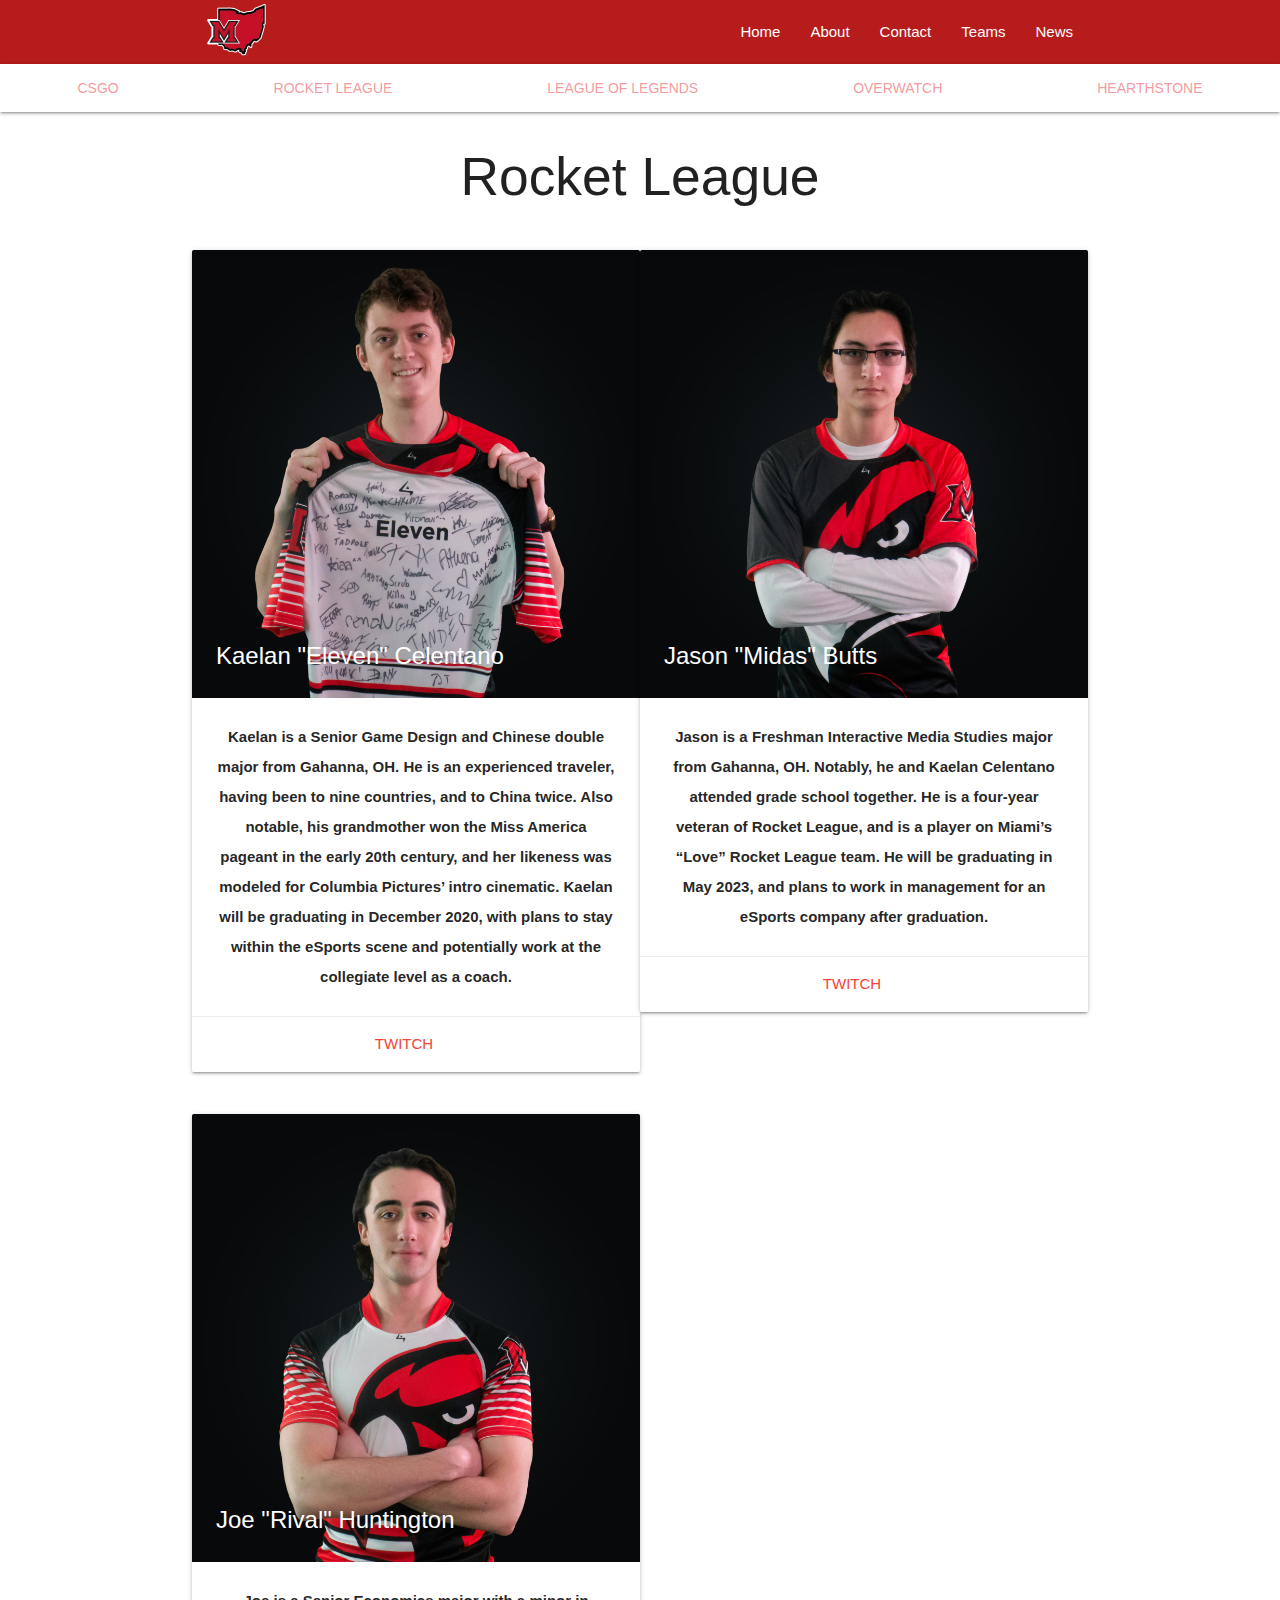
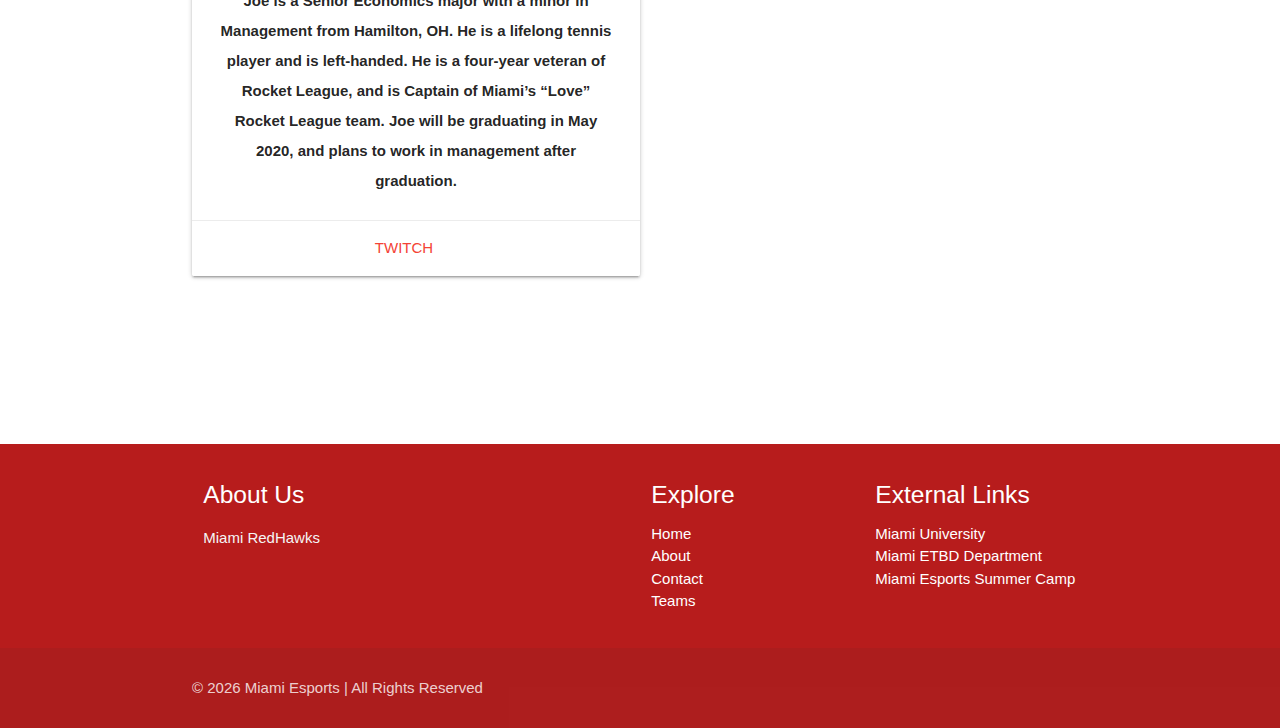
<file: team_ROCKET.html>
<!DOCTYPE html>
<html lang="en">
<head>
  <meta http-equiv="Content-Type" content="text/html; charset=UTF-8"/>
  <meta name="viewport" content="width=device-width, initial-scale=1"/>
  <title>Miami University Esports</title>

  <!-- CSS  -->
  <link href="https://fonts.googleapis.com/icon?family=Material+Icons" rel="stylesheet">
  <link href="css/materialize.css" type="text/css" rel="stylesheet" media="screen,projection"/>
  <link href="css/style.css" type="text/css" rel="stylesheet" media="screen,projection"/>
</head>
<body>
  <nav class="red darken-4" role="navigation">
    <div class="nav-wrapper container">
      <a id="logo-container" href="index.html" class="brand-logo white-text "><img src="blockMstate.png" alt="MLogo" width="92" height="60"></a>
      <ul class="right hide-on-med-and-down">
        <li><a href="index.html" class="white-text">Home</a></li>
        <li><a href="about.html" class="white-text">About</a></li>
        <li><a href="contact.html" class="white-text">Contact</a></li>
        <li><a href="teams.html" class="white-text">Teams</a></li>
        <li><a href="news.html" class="white-text">News</a></li>
      </ul>

      <ul id="nav-mobile" class="sidenav">
        <li><a href="#">Navbar Link</a></li>
        <li><a href="#">Workouts</a></li>
      </ul>
      <a href="#" data-target="nav-mobile" class="sidenav-trigger"><i class="material-icons">menu</i></a>
    </div>
  </nav>

  <ul class="tabs tabs-fixed-width tab-demo z-depth-1">
    <li class="tab"><a href="team_CSGO.html">CSGO</a></li>
    <li class="tab"><a href="team_ROCKET.html">Rocket League</a></li>
    <li class="tab"><a href="team_LOL.html">League of Legends</a></li>
    <li class="tab"><a href="team_OW.html">Overwatch</a></li>
    <li class="tab"><a href="team_HEARTH.html">Hearthstone</a></li>
  </ul>

  <div class="container center">
    <h2>Rocket League</h2>
    <div class="index-banner color2">
      <div class="section">
  
      <!--this is a card, starter hacks card-->



        <div class="col  m5">
          <div class="card">
            <div class="card-image">
              <img src="photos/Rocket League/Team Love/kaelen_celentano.jpg">
              <span class="card-title">Kaelan "Eleven" Celentano </span>
            </div>
            <div class="card-content">
              <p>Kaelan is a Senior Game Design and Chinese double major from Gahanna, OH. He is an experienced traveler, having been to nine countries, and to China twice. Also notable, his grandmother won the Miss America pageant in the early 20th century, and her likeness was modeled for Columbia Pictures’ intro cinematic. Kaelan will be graduating in December 2020, with plans to stay within the eSports scene and potentially work at the collegiate level as a coach.

                  </p>
            </div>
            <div class="card-action">
              <a href="https://twitch.tv/eleven_rl" class="red-text">Twitch</a>
            </div>
          </div>
        </div>

        <div class="col s12 m7">
          <div class="card">
            <div class="card-image">
              <img src="photos/Rocket League/Team Love/jason_butts.jpg">
              <span class="card-title center">Jason "Midas" Butts</span>
            </div>
            <div class="card-content">
              <p>Jason is a Freshman Interactive Media Studies major from Gahanna, OH. Notably, he and Kaelan Celentano attended grade school together. He is a four-year veteran of Rocket League, and is a player on Miami’s “Love” Rocket League team. He will be graduating in May 2023, and plans to work in management for an eSports company after graduation.
                  </p>
            </div>
            <div class="card-action">
              <a href="https://twitch.tv/midas_jb" class="red-text">Twitch</a>
            </div>
          </div>


      <div class="row"></div>
        <div class="col s12 m7">
          <div class="card">
            <div class="card-image">
              <img src="photos/Rocket League/Team Love/joe_huntington1.jpg">
              <span class="card-title center">Joe "Rival" Huntington  </span>
            </div>
            <div class="card-content">
              <p>Joe is a Senior Economics major with a minor in Management from Hamilton, OH. He is a lifelong tennis player and is left-handed. He is a four-year veteran of Rocket League, and is Captain of Miami’s “Love” Rocket League team. Joe will be graduating in May 2020, and plans to work in management after graduation.
                  </p>
            </div>
            <div class="card-action">
              <a href="#" class="red-text">Twitch</a>
            </div>
          </div>
        </div>
      </div>
      <br></br>
      <br></br>
      <br></br>
      <br></br>
      <br></br>
      <br></br>
      <br></br>
      <br></br>
      <br></br>
      <br></br>
      <br></br>
      <br></br>
      <br></br>
      <br></br>
      <br></br>
    <br/><br/><br/><br/><br/><br/><br/><br/><br/><br/><br/>
  </div>
    </div>
  </div>

  <footer class="page-footer red darken-4">
    <div class="container">
      <div class="row">
        <div class="col l6 s12">
          <h5 class="white-text">About Us</h5>
          <p class="grey-text text-lighten-4">Miami RedHawks</p>


        </div>
        <div class="col l3 s12">
          <h5 class="white-text">Explore</h5>
          <ul>
            <li><a class="white-text" href="index.html">Home</a></li>
            <li><a class="white-text" href="about.html">About</a></li>
            <li><a class="white-text" href="contact.html">Contact</a></li>
            <li><a class="white-text" href="teams.html">Teams</a></li>
	    <!--<li><a class="white-text" href="news.html">News</a></li>-->
          </ul>
        </div>
        <div class="col l3 s12">
          <h5 class="white-text">External Links</h5>
          <ul>
            <li><a class="white-text" target="_blank" href="https://miamioh.edu/">Miami University</a></li>
            <li><a class="white-text" target="_blank" href="https://miamioh.edu/cca/academics/departments/etbd/index.html">Miami ETBD Department</a></li>
            <li><a class="white-text" target="_blank" href="https://www.miamioh.edu/cca/academics/departments/etbd/games-simulation/esports-camp/index.html">Miami Esports Summer Camp</a></li>
          </ul>
        </div>
      </div>
    </div>
    <div class="footer-copyright">
      <div class="container">
      <p>&copy
      <script type="text/javascript">
	document.write(new Date().getFullYear())
	</script> Miami Esports | All Rights Reserved</p>
      </div>
    </div>
  </footer>


  <!--  Scripts-->
  <script src="https://code.jquery.com/jquery-2.1.1.min.js"></script>
  <script src="js/materialize.js"></script>
  <script src="js/init.js"></script>


  </body>
</html>
</file>
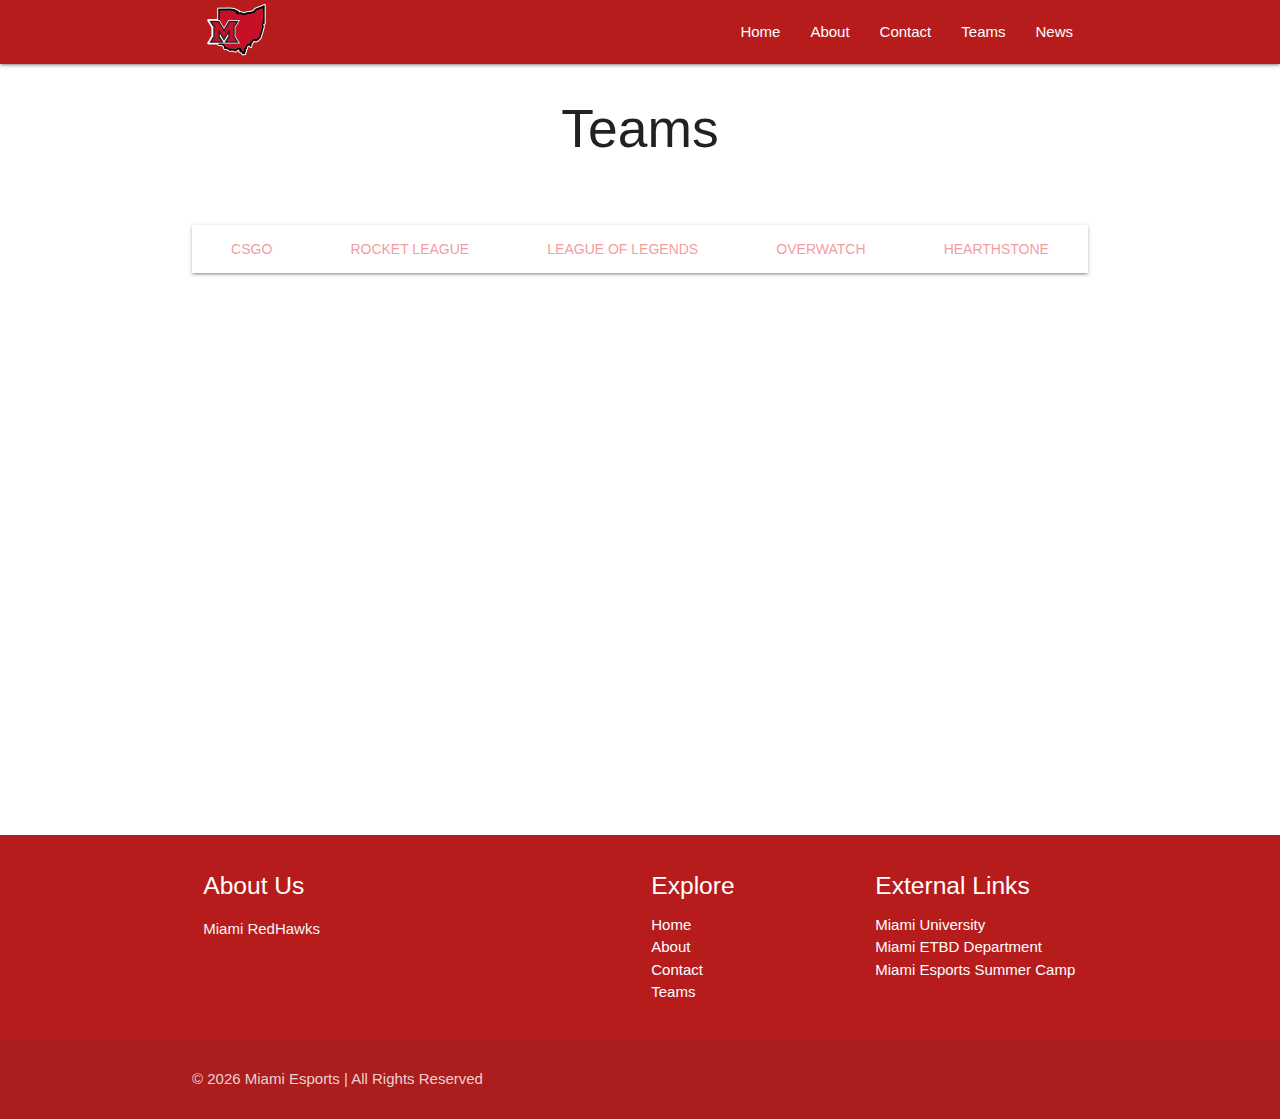
<file: teams.html>
<!DOCTYPE html>
<html lang="en">
<head>
  <meta http-equiv="Content-Type" content="text/html; charset=UTF-8"/>
  <meta name="viewport" content="width=device-width, initial-scale=1"/>
  <title>Miami University Esports</title>

  <!-- CSS  -->
  <link href="https://fonts.googleapis.com/icon?family=Material+Icons" rel="stylesheet">
  <link href="css/materialize.css" type="text/css" rel="stylesheet" media="screen,projection"/>
  <link href="css/style.css" type="text/css" rel="stylesheet" media="screen,projection"/>
</head>
<body>
  <nav class="red darken-4" role="navigation">
    <div class="nav-wrapper container">
      <a id="logo-container"href="index.html" class="brand-logo white-text "><img src="blockMstate.png" alt="MLogo" width="92" height="60"></a>
      <ul class="right hide-on-med-and-down">
        <li><a href="index.html" class="white-text">Home</a></li>
        <li><a href="about.html" class="white-text">About</a></li>
        <li><a href="contact.html" class="white-text">Contact</a></li>
        <li><a href="teams.html" class="white-text">Teams</a></li>
        <li><a href="news.html" class="white-text">News</a></li>
      </ul>

      <ul id="nav-mobile" class="sidenav">
        <li><a href="#">Navbar Link</a></li>
        <li><a href="#">Workouts</a></li>
      </ul>
      <a href="#" data-target="nav-mobile" class="sidenav-trigger"><i class="material-icons">menu</i></a>
    </div>
  </nav>

  <div class="container center">
    <h2>Teams</h2>
    <br></br>

    
  <ul class="tabs tabs-fixed-width tab-demo z-depth-1">
    <li class="tab"><a href="team_CSGO.html">CSGO</a></li>
    <li class="tab"><a href="team_ROCKET.html">Rocket League</a></li>
    <li class="tab"><a href="team_LOL.html">League of Legends</a></li>
    <li class="tab"><a href="team_OW.html">Overwatch</a></li>
    <li class="tab"><a href="team_HEARTH.html">Hearthstone</a></li>
  </ul>

  <br></br>
  <br></br>
  <br></br>
  <br></br>
  <br></br>
  <br></br>
  <br></br>
    <br/><br/><br/><br/><br/><br/><br/><br/><br/><br/><br/>
  </div>

  <footer class="page-footer red darken-4">
    <div class="container">
      <div class="row">
        <div class="col l6 s12">
          <h5 class="white-text">About Us</h5>
          <p class="grey-text text-lighten-4">Miami RedHawks</p>


        </div>
        <div class="col l3 s12">
          <h5 class="white-text">Explore</h5>
          <ul>
            <li><a class="white-text" href="index.html">Home</a></li>
            <li><a class="white-text" href="about.html">About</a></li>
            <li><a class="white-text" href="contact.html">Contact</a></li>
            <li><a class="white-text" href="teams.html">Teams</a></li>
	    <!--<li><a class="white-text" href="news.html">News</a></li>-->
          </ul>
        </div>
        <div class="col l3 s12">
          <h5 class="white-text">External Links</h5>
          <ul>
            <li><a class="white-text" target="_blank" href="https://miamioh.edu/">Miami University</a></li>
            <li><a class="white-text" target="_blank" href="https://miamioh.edu/cca/academics/departments/etbd/index.html">Miami ETBD Department</a></li>
            <li><a class="white-text" target="_blank" href="https://www.miamioh.edu/cca/academics/departments/etbd/games-simulation/esports-camp/index.html">Miami Esports Summer Camp</a></li>
          </ul>
        </div>
      </div>
    </div>
    <div class="footer-copyright">
      <div class="container">
      <p>&copy
      <script type="text/javascript">
	document.write(new Date().getFullYear())
	</script> Miami Esports | All Rights Reserved</p>
      </div>
    </div>
  </footer>


  <!--  Scripts-->
  <script src="https://code.jquery.com/jquery-2.1.1.min.js"></script>
  <script src="js/materialize.js"></script>
  <script src="js/init.js"></script>


  </body>
</html>
</file>
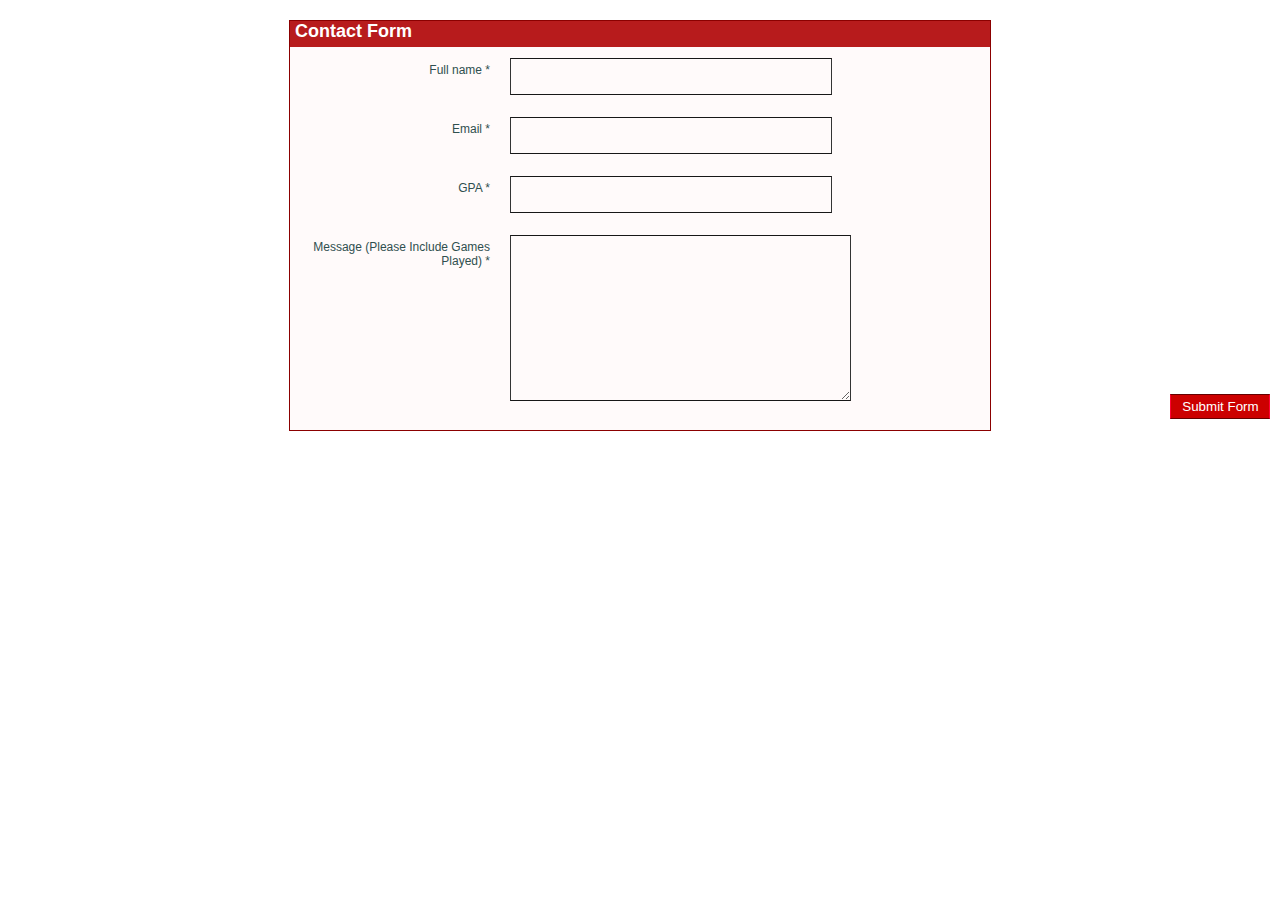
<file: WebsiteForm.html>
<!DOCTYPE html>

<html>
<head>
    <meta charset="utf-8">
    <title>Contact form to email</title>
</head>
<link rel="stylesheet" type="text/css" href="css/form css.css">
<body>
	
	<form>
		<div class="box">
            <h1>Contact Form</h1>
            <label>
               <span>Full name *</span>
               <input type="text" class="input_text" name="name" id="name"/>
            </label>
             <label>
               <span>Email *</span>
               <input type="text" class="input_text" name="email" id="email"/>
            </label>
             <label>
                <span>GPA *</span>
                <input type="text" class="input_text" name="subject" id="subject"/>
            </label>
            <label>
                <span>Message (Please Include Games Played) *</span>
                <textarea class="message" name="feedback" id="feedback"></textarea>
                 <input type="submit" class="button" value="Submit Form" 
			style="color: white;"/>
              
            </label>
        </div>
    </form>
</body>
</html>
</file>
<file: css/form css.css>
*{ margin:0; padding:0;}
body{ font:100% normal Arial, Helvetica, sans-serif; background:#FFFFFF;}
form,input,select,textarea{margin:0; padding:0; color:##2F4F4F;}

div.box {
margin:0 auto;
width:700px;
background:#b71b1c;
position:relative;
top:20px;
border:1px solid #8B0000;
}

div.box h1 { 
color:#ffffff;
font-size:18px;
/*text-transform:uppercase;*/
padding:0px 0 5px 5px;
}

div.box label {
width:100%;
display: block;
background:#FFFAFA;
border-top:1px solid #FFFAFA;
border-bottom:1px solid #FFFAFA;
padding:10px 0 10px 0;
}

div.box label span {
display: block;
color:#2F4F4F;
font-size:12px;
float:left;
width:200px;
text-align:right;
padding:5px 20px 0 0;
}

div.box .input_text {
padding:10px 10px;
width:300px;
background:#FFFAFA;
border-bottom: 1px double #171717;
border-top: 1px double #171717;
border-left:1px double #333333;
border-right:1px double #333333;
}

div.box .message{
padding:7px 7px;
width:325px;
background:#FFFAFA;
border-bottom: 1px double #171717;
border-top: 1px double #171717;
border-left:1px double #333333;
border-right:1px double #333333;
overflow:hidden;
height:150px;
}

div.box .button
{
margin:0 0 10px 0;
padding:4px 7px;
background:#CC0000;
border:0px;
position: relative;
top:10px;
left:315px;
width:100px;
border-bottom: 1px double #660000;
border-top: 1px double #660000;
border-left:1px double #FF0033;
border-right:1px double #FF0033;
}
</file>
<file: css/style.css>
/* Custom Stylesheet */
/**
 * Use this file to override Materialize files so you can update
 * the core Materialize files in the future
 *
 * Made By MaterializeCSS.com
 */

nav ul a,
nav .brand-logo {
  color: #444;
}

p {
  line-height: 2rem;
}

.sidenav-trigger {
  color: #26a69a;
}

.parallax-container {
  min-height: 800px;
  line-height: 0;

  color: rgba(255,255,255,.9);
}
  .parallax-container .section {
    width: 100%;
  }

@media only screen and (max-width : 992px) {
  .parallax-container .section {
    position: absolute;
    top: 40%;
  }
  #index-banner .section {
    top: 10%;
  }
}

@media only screen and (max-width : 600px) {
  #index-banner .section {
    top: 0;
  }
}

.icon-block {
  padding: 0 15px;
}
.icon-block .material-icons {
  font-size: inherit;
}

footer.page-footer {
  margin: 0;
}

#videoBG {
  position: absolute;
  z-index: -1;
  transform: scale(1.3);

  width: 100%;
  height: 100%;
}

.card {
  width: 50%;
  float: left;
}
.card-content{
  text-align: center;
  font-weight: bold;
  }

  .center-cols > .col {
    float:none; /* disable the float */
    display: inline-block; /* make blocks inline-block */
    text-align: initial; /* restore text-align to default */
  }
</file>
